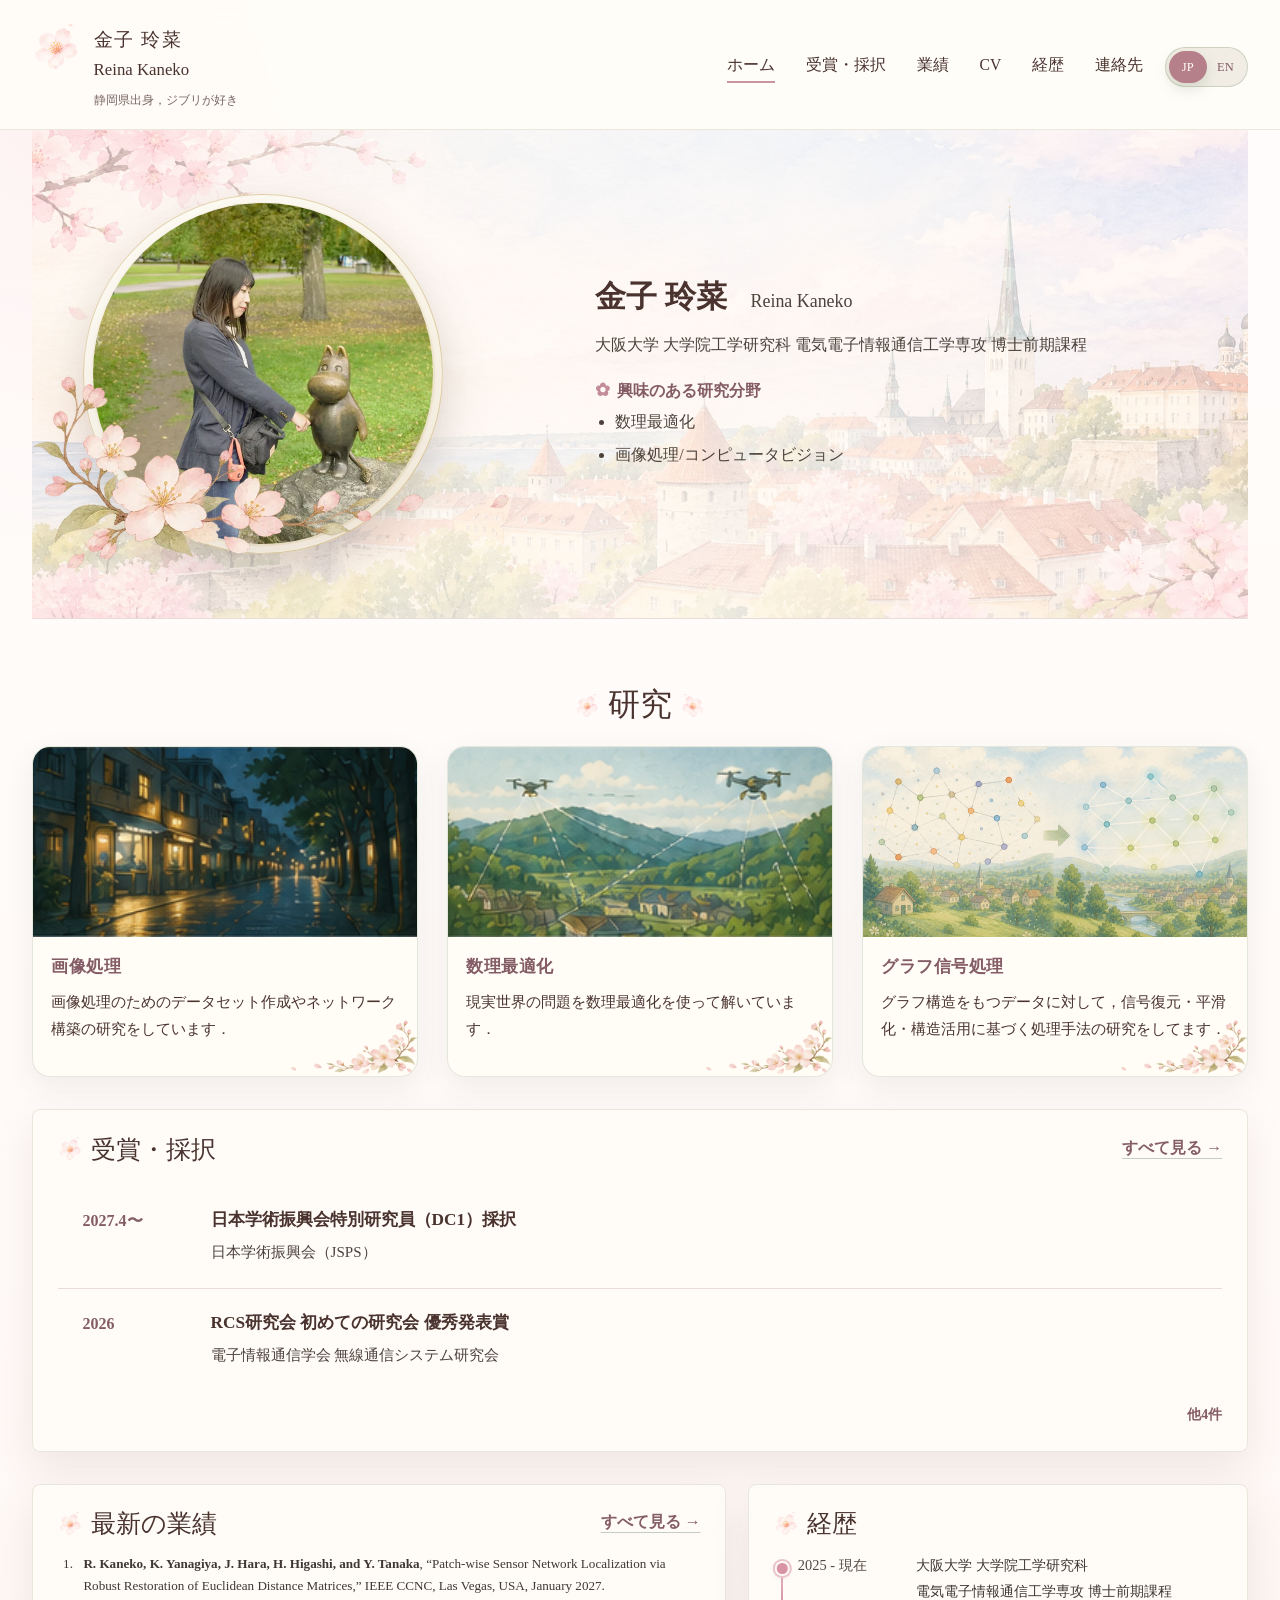
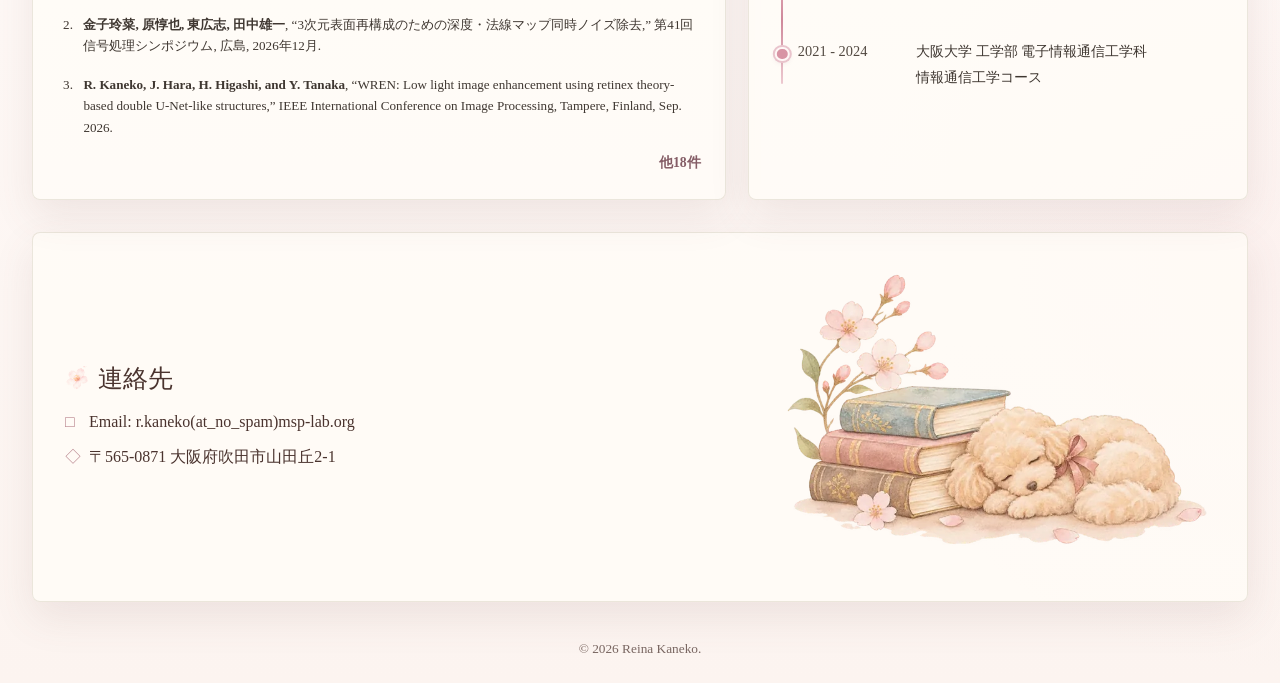
<file: index.html>
<!doctype html>
<html lang="ja">

<head>
  <meta charset="utf-8" />
  <meta name="viewport" content="width=device-width, initial-scale=1" />
  <meta name="google-site-verification" content="-edRNJRUzbWHDcGcrLgabgYLrewbfp0-LBAGy5QK_oo" />
  <title>金子 玲菜 | Reina Kaneko</title>
  <meta name="description" content="画像処理・コンピュータビジョン・最適化に関する研究を行う研究者ホームページ。" />
  <link rel="stylesheet" href="styles.css?v=20261112-awardcard-timeline-v4" />
</head>

<body>
  <header class="site-header">
    <a class="brand" href="index.html" aria-label="Reina Kaneko home">
      <span class="brand-mark" aria-hidden="true"><img src="assets/sakura-single.webp" alt="" width="42" height="42" /></span>
      <span>
        <span class="brand-ja">金子 玲菜</span>
        <span class="brand-en">Reina Kaneko</span>
        <span class="brand-tagline" data-ja="静岡県出身，ジブリが好き" data-en="From Shizuoka, I like Ghibli.">静岡県出身，ジブリが好き</span>
      </span>
    </a>
    <div class="header-actions">
      <nav class="nav" aria-label="Primary navigation">
        <a href="index.html" aria-current="page" data-ja="ホーム" data-en="Home">ホーム</a>
        <!-- <a href="#research" data-ja="研究" data-en="Research">研究</a> -->
        <a href="awards.html" data-ja="受賞・採択" data-en="Awards & Selections">受賞・採択</a>
        <a href="publications.html" data-ja="業績" data-en="Publications">業績</a>
        <a href="cv.html" data-ja="CV" data-en="CV">CV</a>
        <a href="#education" data-ja="経歴" data-en="Education">経歴</a>
        <a href="#contact" data-ja="連絡先" data-en="Contact">連絡先</a>
      </nav>
      <div class="language-switch" aria-label="Language switch">
        <button class="is-active" type="button" data-lang-switch="ja">JP</button>
        <button type="button" data-lang-switch="en">EN</button>
      </div>
    </div>
  </header>

  <main>
    <section class="section about" id="home">
      <div class="profile-image-switcher">
        <img class="profile-image profile-image-a" src="assets/profile-2026-1.webp" alt="公園でムーミン像と撮影した写真" width="1000" height="668" />
        <img class="profile-image profile-image-b" src="assets/profile-2026-2.webp" alt="街並みを背景に撮影した写真" width="668" height="1000" />
        <img class="profile-image profile-image-c" src="assets/Disney.jpg" alt="旅行先で撮影したプロフィール写真" />
      </div>
      <div class="section-copy">
        <!-- <p class="section-label" data-ja="About me" data-en="About me">About me</p> -->
        <h2>金子 玲菜 <span>Reina Kaneko</span></h2>
        <p class="affiliation" data-ja="大阪大学 大学院工学研究科 電気電子情報通信工学専攻 博士前期課程"
          data-en="Master's Student, Department of Electrical, Electronic and Infocommunications Engineering, Graduate School of Engineering, The University of Osaka">
          大阪大学 大学院工学研究科 電気電子情報通信工学専攻 博士前期課程</p>
        <div class="profile-details">
          <section class="detail-block">
            <h3 data-ja="興味のある研究分野" data-en="Research Interests">興味のある研究分野</h3>
            <ul>
              <li data-ja="数理最適化" data-en="Optimization">数理最適化</li>
              <li data-ja="画像処理/コンピュータビジョン" data-en="Image Processing/Computer Vision">画像処理/コンピュータビジョン</li>
            </ul>
          </section>
          <!-- <section class="detail-block contact-info">
            <h3 data-ja="連絡先" data-en="Contact Information">連絡先</h3>
            <dl>
              <div>
                <dt>Email:</dt>
                <dd>r.kaneko(at_no_spam)msp-lab.org</dd>
              </div>
              <div>
                <dt data-ja="住所:" data-en="Address:">住所:</dt>
                <dd data-ja="〒565-0871 大阪府吹田市山田丘2-1" data-en="2-1 Yamadaoka, Suita, Osaka, 565-0871 JAPAN">〒565-0871
                  大阪府吹田市山田丘2-1</dd>
              </div>
            </dl>
          </section> -->
        </div>
      </div>
    </section>

    <section class="section research" id="research">
      <div class="panel-heading">
        <p class="section-label" data-ja="研究" data-en="Research">研究</p>
      </div>

      <div class="research-grid">
        <article class="research-card">
          <img src="assets/research-llie.png" alt="画像処理の研究イメージ" />
          <div class="research-card-body">
            <h3 data-ja="画像処理" data-en="Image Processing">
              画像処理
            </h3>
            <p data-ja="画像処理のためのデータセット作成やネットワーク構築の研究をしています．"
              data-en="I study dataset creation and network construction for image restoration/enhancement.">
              画像処理のためのデータセット作成やネットワーク構築の研究をしています．
            </p>
            <!-- <a class="text-link" href="#" data-ja="詳細を見る →" data-en="Read more →">詳細を見る →</a> -->
          </div>
        </article>

        <article class="research-card">
          <img src="assets/research-snl-uav.png" alt="数理最適化の研究イメージ" />
          <div class="research-card-body">
            <h3 data-ja="数理最適化" data-en="Optimization">
              数理最適化
            </h3>
            <p data-ja="現実世界の問題を数理最適化を使って解いています．"
              data-en="I use mathematical optimization to solve real-world problems.">
              現実世界の問題を数理最適化を使って解いています．
            </p>
            <!-- <a class="text-link" href="#" data-ja="詳細を見る →" data-en="Read more →">詳細を見る →</a> -->
          </div>
        </article>

        <article class="research-card">
          <img src="assets/research-gsp.PNG" alt="グラフ信号処理の研究イメージ" />
          <div class="research-card-body">
            <h3 data-ja="グラフ信号処理" data-en="Graph Signal Processing">
              グラフ信号処理
            </h3>
            <p data-ja="グラフ構造をもつデータに対して，信号復元・平滑化・構造活用に基づく処理手法の研究をしてます．"
              data-en="I have also worked on signal restoration and processing methods for graph-structured data.">
              グラフ構造をもつデータに対して，信号復元・平滑化・構造活用に基づく処理手法の研究をしてます．
            </p>
            <!-- <a class="text-link" href="#" data-ja="詳細を見る →" data-en="Read more →">詳細を見る →</a> -->
          </div>
        </article>
      </div>
    </section>

    <section class="section awards panel" id="awards">
      <div class="panel-heading">
        <p class="section-label" data-ja="受賞・採択" data-en="Awards & Selections">受賞・採択</p>
        <a class="text-link" href="awards.html" data-ja="すべて見る →" data-en="View all →">すべて見る →</a>
      </div>
      <ol class="award-list compact-list" id="homeAwardList" data-award-limit="2">
        <li>
          <time>2026</time>
          <div>
            <h3 data-ja="RCS研究会 初めての研究会 優秀発表賞" data-en="RCS First Research Meeting Outstanding Presentation Award">RCS研究会 初めての研究会 優秀発表賞</h3>
            <p data-ja="電子情報通信学会 無線通信システム研究会" data-en="IEICE Technical Committee on Radio Communication Systems">電子情報通信学会 無線通信システム研究会</p>
          </div>
        </li>
        <li>
          <time>2026</time>
          <div>
            <h3 data-ja="信号処理研究会賞" data-en="IEICE Signal Processing Research Award">信号処理研究会賞</h3>
            <p data-ja="電子情報通信学会 信号処理研究専門委員会" data-en="IEICE Signal Processing Technical Committee">電子情報通信学会 信号処理研究専門委員会</p>
          </div>
        </li>
      </ol>
      <p class="more-count" id="homeAwardMore"></p>
    </section>

    <div class="split-sections">
      <section class="panel" id="publications">
        <div class="panel-heading">
          <p class="section-label" data-ja="最新の業績" data-en="Recent Publications">最新の業績</p>
          <a class="text-link" href="publications.html" data-ja="すべて見る →" data-en="View all →">すべて見る →</a>
        </div>
        <ol class="publication-list" id="homePublicationList" data-publication-limit="3">
          <li><strong>R. Kaneko, K. Yanagiya, J. Hara, H. Higashi, and Y. Tanaka</strong>, “Patch-wise Sensor Network Localization via Robust Restoration of Euclidean Distance Matrices,” IEEE CCNC, Las Vegas, USA, January 2027.</li>
          <li><strong>金子玲菜, 原惇也, 東広志, 田中雄一</strong>, “3次元表面再構成のための深度・法線マップ同時ノイズ除去,” 第41回信号処理シンポジウム, 広島, 2026年12月.</li>
          <li><strong>R. Kaneko, J. Hara, H. Higashi, and Y. Tanaka</strong>, “WREN: Low light image enhancement using retinex theory-based double U-Net-like structures,” IEEE International Conference on Image Processing, Tampere, Finland, Sep. 2026.</li>
        </ol>
        <p class="more-count" id="homePublicationMore"></p>
      </section>

      <section class="panel education" id="education">
        <p class="section-label" data-ja="経歴" data-en="Education">経歴</p>
        <ol class="timeline">
          <li>
            <time data-ja="2025 - 現在" data-en="2025 - Present">2025 - 現在</time>
            <span data-ja="大阪大学 大学院工学研究科<br>電気電子情報通信工学専攻 博士前期課程"
              data-en="Graduate School of Engineering, Osaka University<br>Master's Program in Electrical, Electronic and Infocommunications Engineering">大阪大学
              大学院工学研究科<br />電気電子情報通信工学専攻 博士前期課程</span>
          </li>
          <li>
            <time>2021 - 2024</time>
            <span data-ja="大阪大学 工学部 電子情報通信工学科<br>情報通信工学コース"
              data-en="School of Engineering, Osaka University<br>Department of Electronic and Information Engineering">大阪大学
              工学部
              電子情報通信工学科<br />情報通信工学コース</span>
            <!-- </li>
          <li>
            <time>2019 - 2020</time>
            <span>○○高等学校</span> -->
          </li>
        </ol>
      </section>
    </div>

    <section class="section contact" id="contact">
      <div>
        <p class="section-label" data-ja="連絡先" data-en="Contact">連絡先</p>
        <address>
          <span>Email: r.kaneko(at_no_spam)msp-lab.org</span>
          <span data-ja="〒565-0871 大阪府吹田市山田丘2-1" data-en="2-1 Yamadaoka, Suita, Osaka, 565-0871 JAPAN">〒565-0871
            大阪府吹田市山田丘2-1</span>
        </address>
      </div>
      <img src="assets/footer-toypoodle.webp" alt="桜と本のそばで眠るトイプードルの水彩イラスト" loading="lazy" />
    </section>
  </main>

  <footer class="footer">
    <small>© 2026 Reina Kaneko.</small>
  </footer>
  <script src="script.js?v=20261114-jsps-dc1-v1"></script>
</body>

</html>
</file>
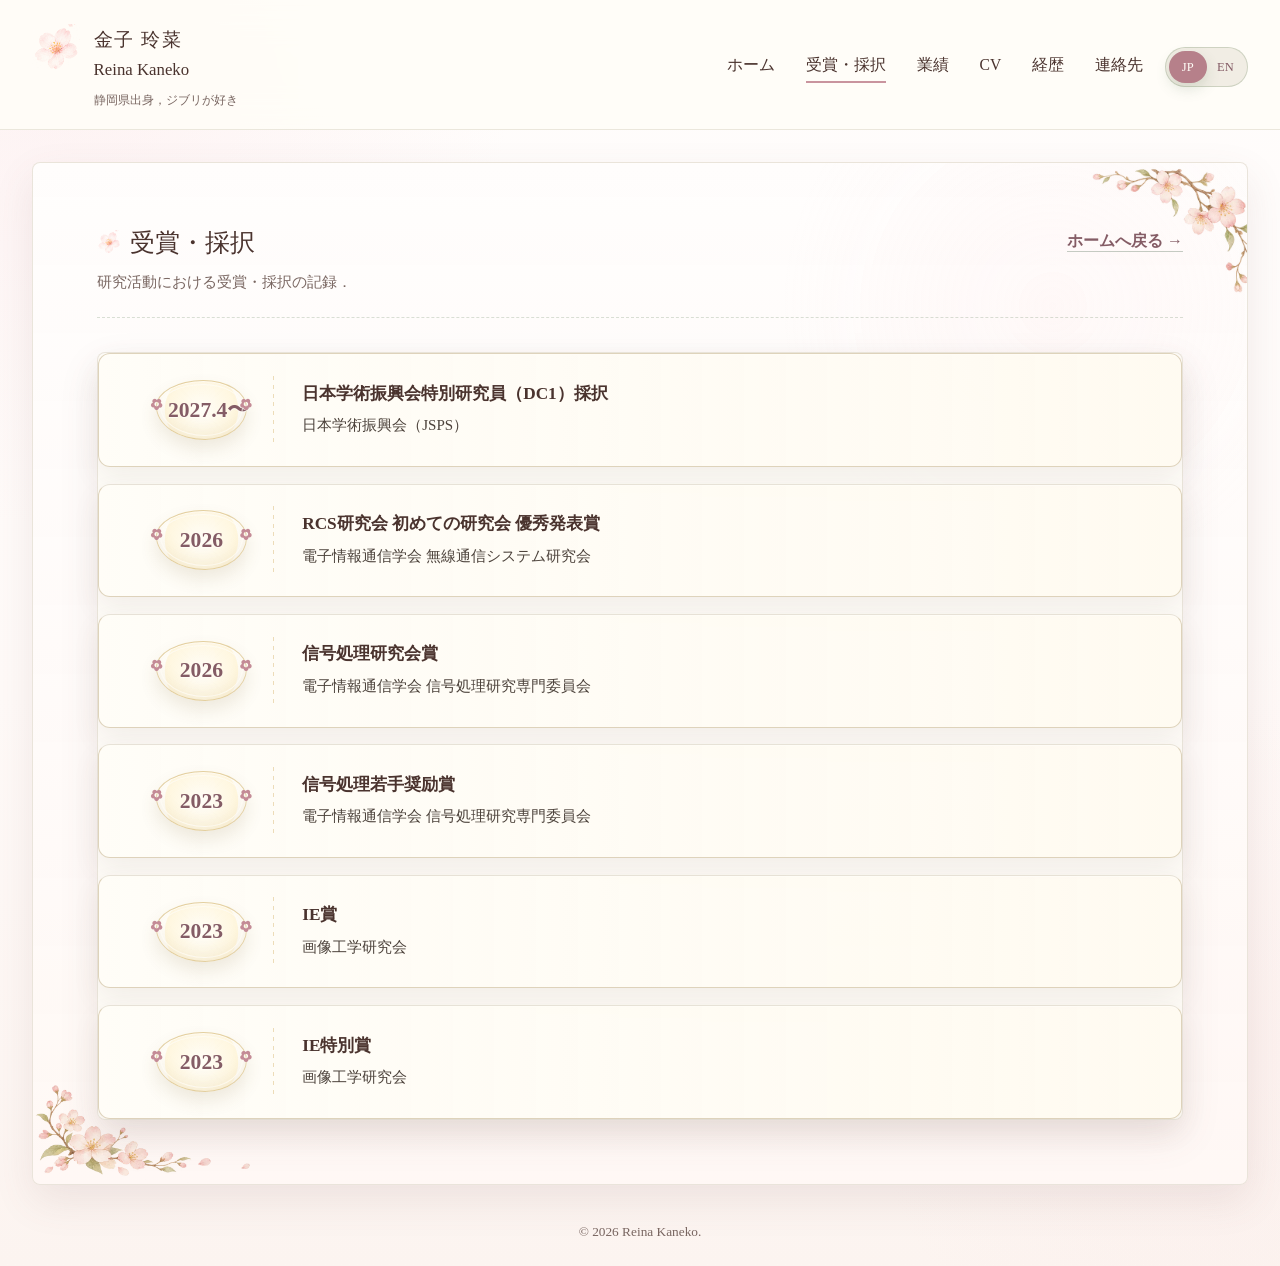
<file: awards.html>
<!doctype html>
<html lang="ja">

<head>
  <meta charset="utf-8" />
  <meta name="viewport" content="width=device-width, initial-scale=1" />
  <title>受賞・採択 | 金子 玲菜</title>
  <meta name="description" content="金子玲菜の受賞・研究助成等の採択一覧。" />
  <link rel="stylesheet" href="styles.css?v=20261112-awardcard-timeline-v4" />
</head>

<body>
  <header class="site-header">
    <a class="brand" href="index.html" aria-label="Reina Kaneko home">
      <span class="brand-mark" aria-hidden="true"><img src="assets/sakura-single.webp" alt="" width="42" height="42" /></span>
      <span>
        <span class="brand-ja">金子 玲菜</span>
        <span class="brand-en">Reina Kaneko</span>
        <span class="brand-tagline" data-ja="静岡県出身，ジブリが好き" data-en="From Shizuoka, I like Ghibli.">静岡県出身，ジブリが好き</span>
      </span>
    </a>
    <div class="header-actions">
      <nav class="nav" aria-label="Primary navigation">
        <a href="index.html" data-ja="ホーム" data-en="Home">ホーム</a>
        <!-- <a href="index.html#research" data-ja="研究" data-en="Research">研究</a> -->
        <a href="awards.html" aria-current="page" data-ja="受賞・採択" data-en="Awards & Selections">受賞・採択</a>
        <a href="publications.html" data-ja="業績" data-en="Publications">業績</a>
        <a href="cv.html" data-ja="CV" data-en="CV">CV</a>
        <a href="index.html#education" data-ja="経歴" data-en="Education">経歴</a>
        <a href="index.html#contact" data-ja="連絡先" data-en="Contact">連絡先</a>
      </nav>
      <div class="language-switch" aria-label="Language switch">
        <button class="is-active" type="button" data-lang-switch="ja">JP</button>
        <button type="button" data-lang-switch="en">EN</button>
      </div>
    </div>
  </header>

  <main>
    <section class="section page-section awards-page">
      <div class="awards-hero">
        <div>
          <p class="section-label" data-ja="受賞・採択" data-en="Awards & Selections">受賞・採択</p>
          <p class="page-lead" data-ja="研究活動における受賞・採択の記録．"
            data-en="Awards, honors, and fellowship selections.">研究活動における受賞・採択の記録．</p>
        </div>
        <a class="text-link" href="index.html" data-ja="ホームへ戻る →" data-en="Back to home →">ホームへ戻る →</a>
      </div>
      <ol class="award-list full-award-list" id="fullAwardList">
        <li>
          <time>2026</time>
          <div>
            <h3 data-ja="RCS研究会 初めての研究会 優秀発表賞" data-en="RCS First Research Meeting Outstanding Presentation Award">RCS研究会 初めての研究会 優秀発表賞</h3>
            <p data-ja="電子情報通信学会 無線通信システム研究会" data-en="IEICE Technical Committee on Radio Communication Systems">電子情報通信学会 無線通信システム研究会</p>
          </div>
        </li>
      </ol>
    </section>
  </main>

  <footer class="footer">
    <small>© 2026 Reina Kaneko.</small>
  </footer>
  <script src="script.js?v=20261114-jsps-dc1-v1"></script>
</body>

</html>
</file>
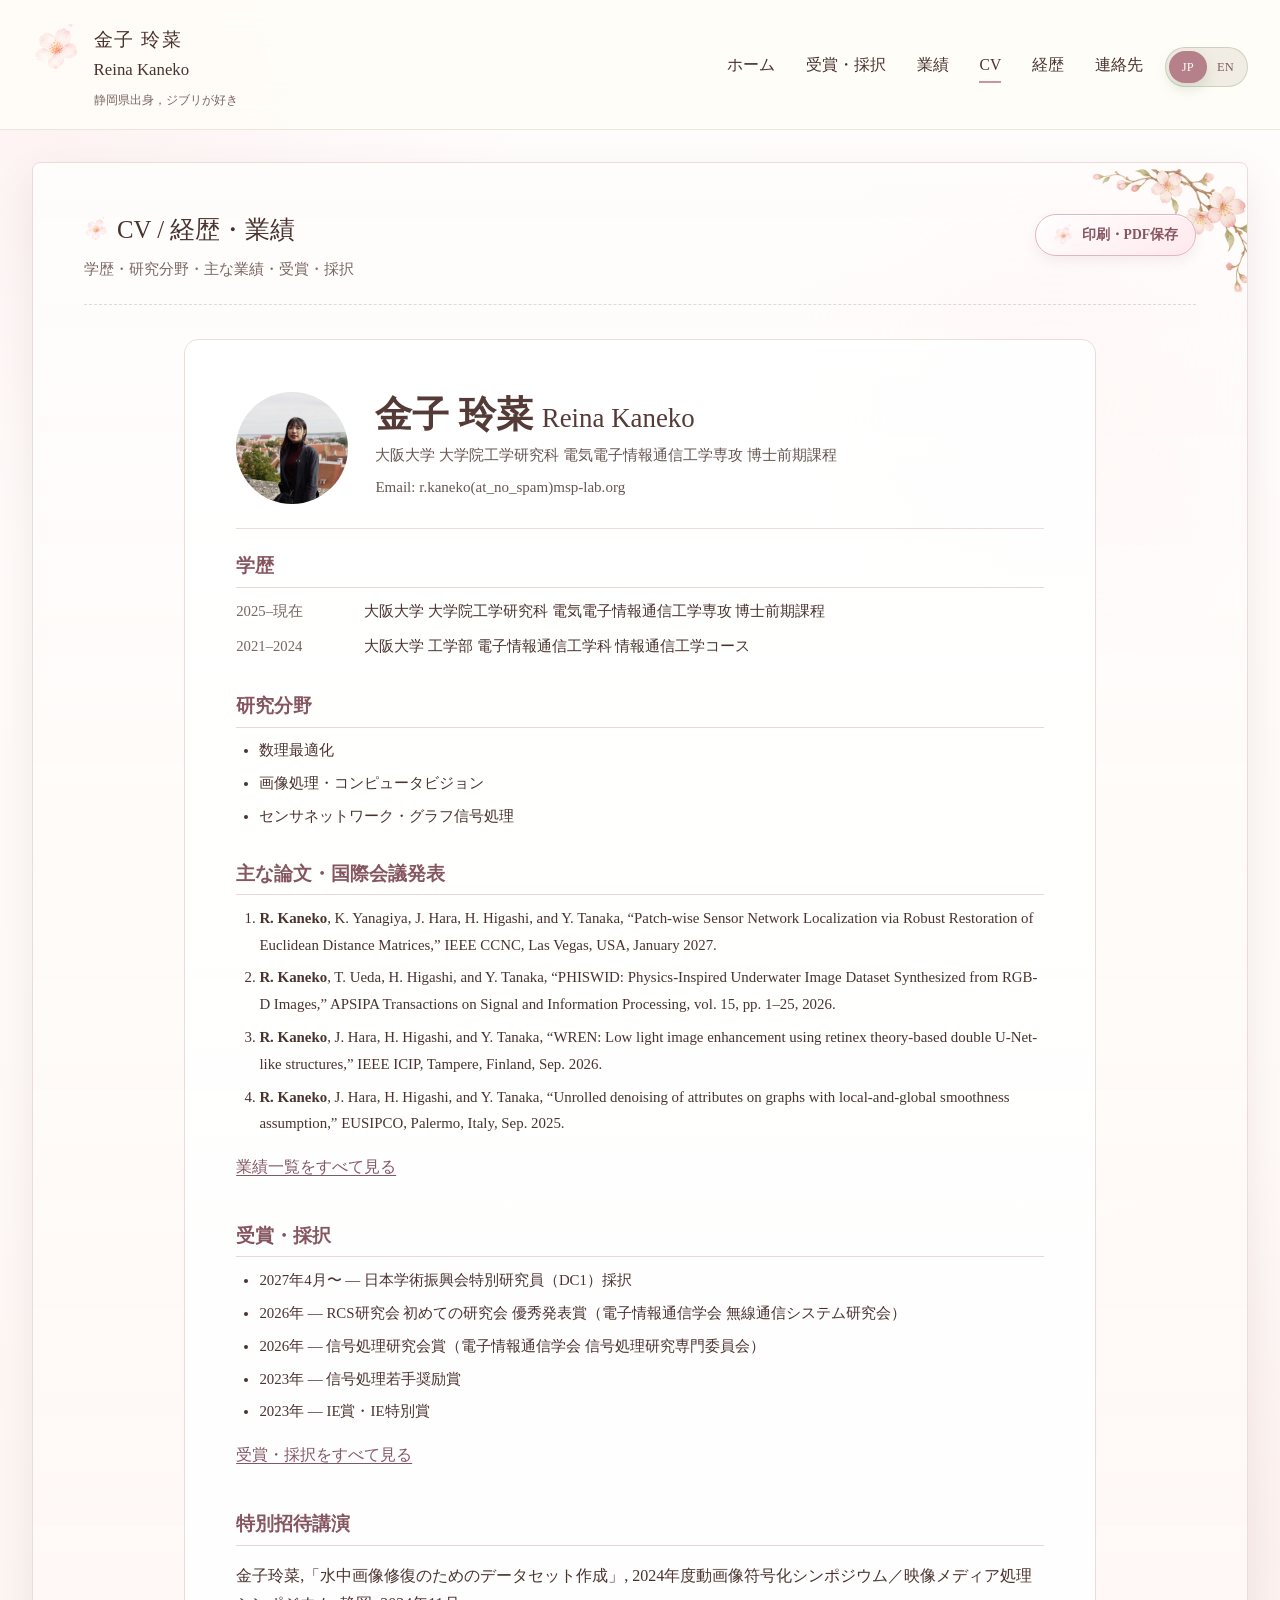
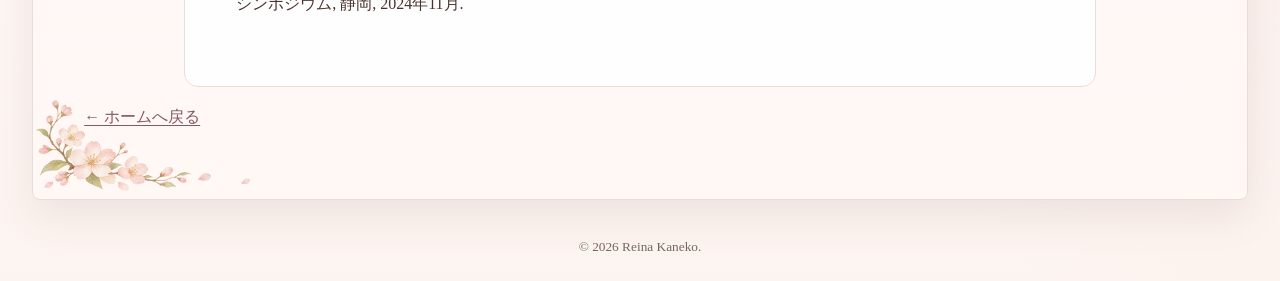
<file: cv.html>
<!doctype html>
<html lang="ja">
<head>
  <meta charset="utf-8" />
  <meta name="viewport" content="width=device-width, initial-scale=1" />
  <title>CV | 金子 玲菜 | Reina Kaneko</title>
  <meta name="description" content="金子玲菜の学歴・研究分野・業績・受賞・採択をまとめたCV。" />
  <link rel="stylesheet" href="styles.css?v=20261112-awardcard-timeline-v4" />
</head>
<body>
  <header class="site-header">
    <a class="brand" href="index.html" aria-label="Reina Kaneko home">
      <span class="brand-mark" aria-hidden="true"><img src="assets/sakura-single.webp" alt="" width="42" height="42" /></span>
      <span>
        <span class="brand-ja">金子 玲菜</span>
        <span class="brand-en">Reina Kaneko</span>
        <span class="brand-tagline" data-ja="静岡県出身，ジブリが好き" data-en="From Shizuoka, I like Ghibli.">静岡県出身，ジブリが好き</span>
      </span>
    </a>
    <div class="header-actions">
      <nav class="nav" aria-label="Primary navigation">
        <a href="index.html" data-ja="ホーム" data-en="Home">ホーム</a>
        <!-- <a href="index.html#research" data-ja="研究" data-en="Research">研究</a> -->
        <a href="awards.html" data-ja="受賞・採択" data-en="Awards & Selections">受賞・採択</a>
        <a href="publications.html" data-ja="業績" data-en="Publications">業績</a>
        <a href="cv.html" aria-current="page" data-ja="CV" data-en="CV">CV</a>
        <a href="index.html#education" data-ja="経歴" data-en="Education">経歴</a>
        <a href="index.html#contact" data-ja="連絡先" data-en="Contact">連絡先</a>
      </nav>
      <div class="language-switch" aria-label="Language switch">
        <button class="is-active" type="button" data-lang-switch="ja">JP</button>
        <button type="button" data-lang-switch="en">EN</button>
      </div>
    </div>
  </header>
<main>
  <section class="section page-section cv-page">
    <div class="awards-hero">
      <div>
        <p class="section-label" data-ja="CV / 経歴・業績" data-en="Curriculum Vitae">CV / 経歴・業績</p>
        <p class="page-lead" data-ja="学歴・研究分野・主な業績・受賞・採択" data-en="Education, research interests, selected publications, awards, and selections">学歴・研究分野・主な業績・受賞・採択</p>
      </div>
      <button class="cv-print" id="cvPrintButton" type="button" data-ja="印刷・PDF保存" data-en="Print / Save as PDF">印刷・PDF保存</button>
    </div>
    <article class="cv-sheet">
      <div class="cv-profile">
        <img src="assets/profile-2026-2.webp" alt="Reina Kaneko" />
        <div>
          <h1>金子 玲菜 <span>Reina Kaneko</span></h1>
          <p data-ja="大阪大学 大学院工学研究科 電気電子情報通信工学専攻 博士前期課程" data-en="Master's Program, Graduate School of Engineering, The University of Osaka">大阪大学 大学院工学研究科 電気電子情報通信工学専攻 博士前期課程</p>
          <p>Email: r.kaneko(at_no_spam)msp-lab.org</p>
        </div>
      </div>

      <section class="cv-block">
        <h2 data-ja="学歴" data-en="Education">学歴</h2>
        <div class="cv-edu-row"><span class="cv-time" data-ja="2025–現在" data-en="2025–Present">2025–現在</span><span data-ja="大阪大学 大学院工学研究科 電気電子情報通信工学専攻 博士前期課程" data-en="Master's Program, Electrical, Electronic and Infocommunications Engineering, Graduate School of Engineering, The University of Osaka">大阪大学 大学院工学研究科 電気電子情報通信工学専攻 博士前期課程</span></div>
        <div class="cv-edu-row"><span class="cv-time">2021–2024</span><span data-ja="大阪大学 工学部 電子情報通信工学科 情報通信工学コース" data-en="School of Engineering, Electronic and Information Engineering, The University of Osaka">大阪大学 工学部 電子情報通信工学科 情報通信工学コース</span></div>
      </section>
      <section class="cv-block">
        <h2 data-ja="研究分野" data-en="Research Interests">研究分野</h2>
        <ul>
          <li data-ja="数理最適化" data-en="Mathematical Optimization">数理最適化</li>
          <li data-ja="画像処理・コンピュータビジョン" data-en="Image Processing and Computer Vision">画像処理・コンピュータビジョン</li>
          <li data-ja="センサネットワーク・グラフ信号処理" data-en="Sensor Networks and Graph Signal Processing">センサネットワーク・グラフ信号処理</li>
        </ul>
      </section>
      <section class="cv-block">
        <h2 data-ja="主な論文・国際会議発表" data-en="Selected Publications and International Conferences">主な論文・国際会議発表</h2>
        <ol>
          <li><strong>R. Kaneko</strong>, K. Yanagiya, J. Hara, H. Higashi, and Y. Tanaka, “Patch-wise Sensor Network Localization via Robust Restoration of Euclidean Distance Matrices,” IEEE CCNC, Las Vegas, USA, January 2027.</li>
          <li><strong>R. Kaneko</strong>, T. Ueda, H. Higashi, and Y. Tanaka, “PHISWID: Physics-Inspired Underwater Image Dataset Synthesized from RGB-D Images,” APSIPA Transactions on Signal and Information Processing, vol. 15, pp. 1–25, 2026.</li>
          <li><strong>R. Kaneko</strong>, J. Hara, H. Higashi, and Y. Tanaka, “WREN: Low light image enhancement using retinex theory-based double U-Net-like structures,” IEEE ICIP, Tampere, Finland, Sep. 2026.</li>
          <li><strong>R. Kaneko</strong>, J. Hara, H. Higashi, and Y. Tanaka, “Unrolled denoising of attributes on graphs with local-and-global smoothness assumption,” EUSIPCO, Palermo, Italy, Sep. 2025.</li>
        </ol>
        <p><a href="publications.html" data-ja="業績一覧をすべて見る" data-en="View all publications">業績一覧をすべて見る</a></p>
      </section>
      <section class="cv-block">
        <h2 data-ja="受賞・採択" data-en="Awards & Selections">受賞・採択</h2>
        <ul>
          <li data-ja="2027年4月〜 — 日本学術振興会特別研究員（DC1）採択" data-en="From April 2027 — Selected as a JSPS Research Fellow (DC1)">2027年4月〜 — 日本学術振興会特別研究員（DC1）採択</li>
          <li data-ja="2026年 — RCS研究会 初めての研究会 優秀発表賞（電子情報通信学会 無線通信システム研究会）" data-en="2026 — RCS First Research Meeting Outstanding Presentation Award, IEICE">2026年 — RCS研究会 初めての研究会 優秀発表賞（電子情報通信学会 無線通信システム研究会）</li>
          <li data-ja="2026年 — 信号処理研究会賞（電子情報通信学会 信号処理研究専門委員会）" data-en="2026 — Signal Processing Research Award, IEICE">2026年 — 信号処理研究会賞（電子情報通信学会 信号処理研究専門委員会）</li>
          <li data-ja="2023年 — 信号処理若手奨励賞" data-en="2023 — Signal Processing Young Researcher Award">2023年 — 信号処理若手奨励賞</li>
          <li data-ja="2023年 — IE賞・IE特別賞" data-en="2023 — IE Award and IE Special Award">2023年 — IE賞・IE特別賞</li>
        </ul>
        <p><a href="awards.html" data-ja="受賞・採択をすべて見る" data-en="View all awards and selections">受賞・採択をすべて見る</a></p>
      </section>
      <section class="cv-block">
        <h2 data-ja="特別招待講演" data-en="Invited Talk">特別招待講演</h2>
        <p data-ja="金子玲菜,「水中画像修復のためのデータセット作成」, 2024年度動画像符号化シンポジウム／映像メディア処理シンポジウム, 静岡, 2024年11月." data-en="R. Kaneko, “Dataset creation for underwater image restoration,” 2024 Picture Coding Symposium / Image Media Processing Symposium, Shizuoka, Japan, Nov. 2024.">金子玲菜,「水中画像修復のためのデータセット作成」, 2024年度動画像符号化シンポジウム／映像メディア処理シンポジウム, 静岡, 2024年11月.</p>
      </section>
    </article>
    <p class="cv-back"><a href="index.html" data-ja="← ホームへ戻る" data-en="← Back to home">← ホームへ戻る</a></p>
  </section>
</main>
<footer class="footer"><small>© 2026 Reina Kaneko.</small></footer>
<script src="script.js?v=20261114-jsps-dc1-v1"></script>
</body>
</html>
</file>
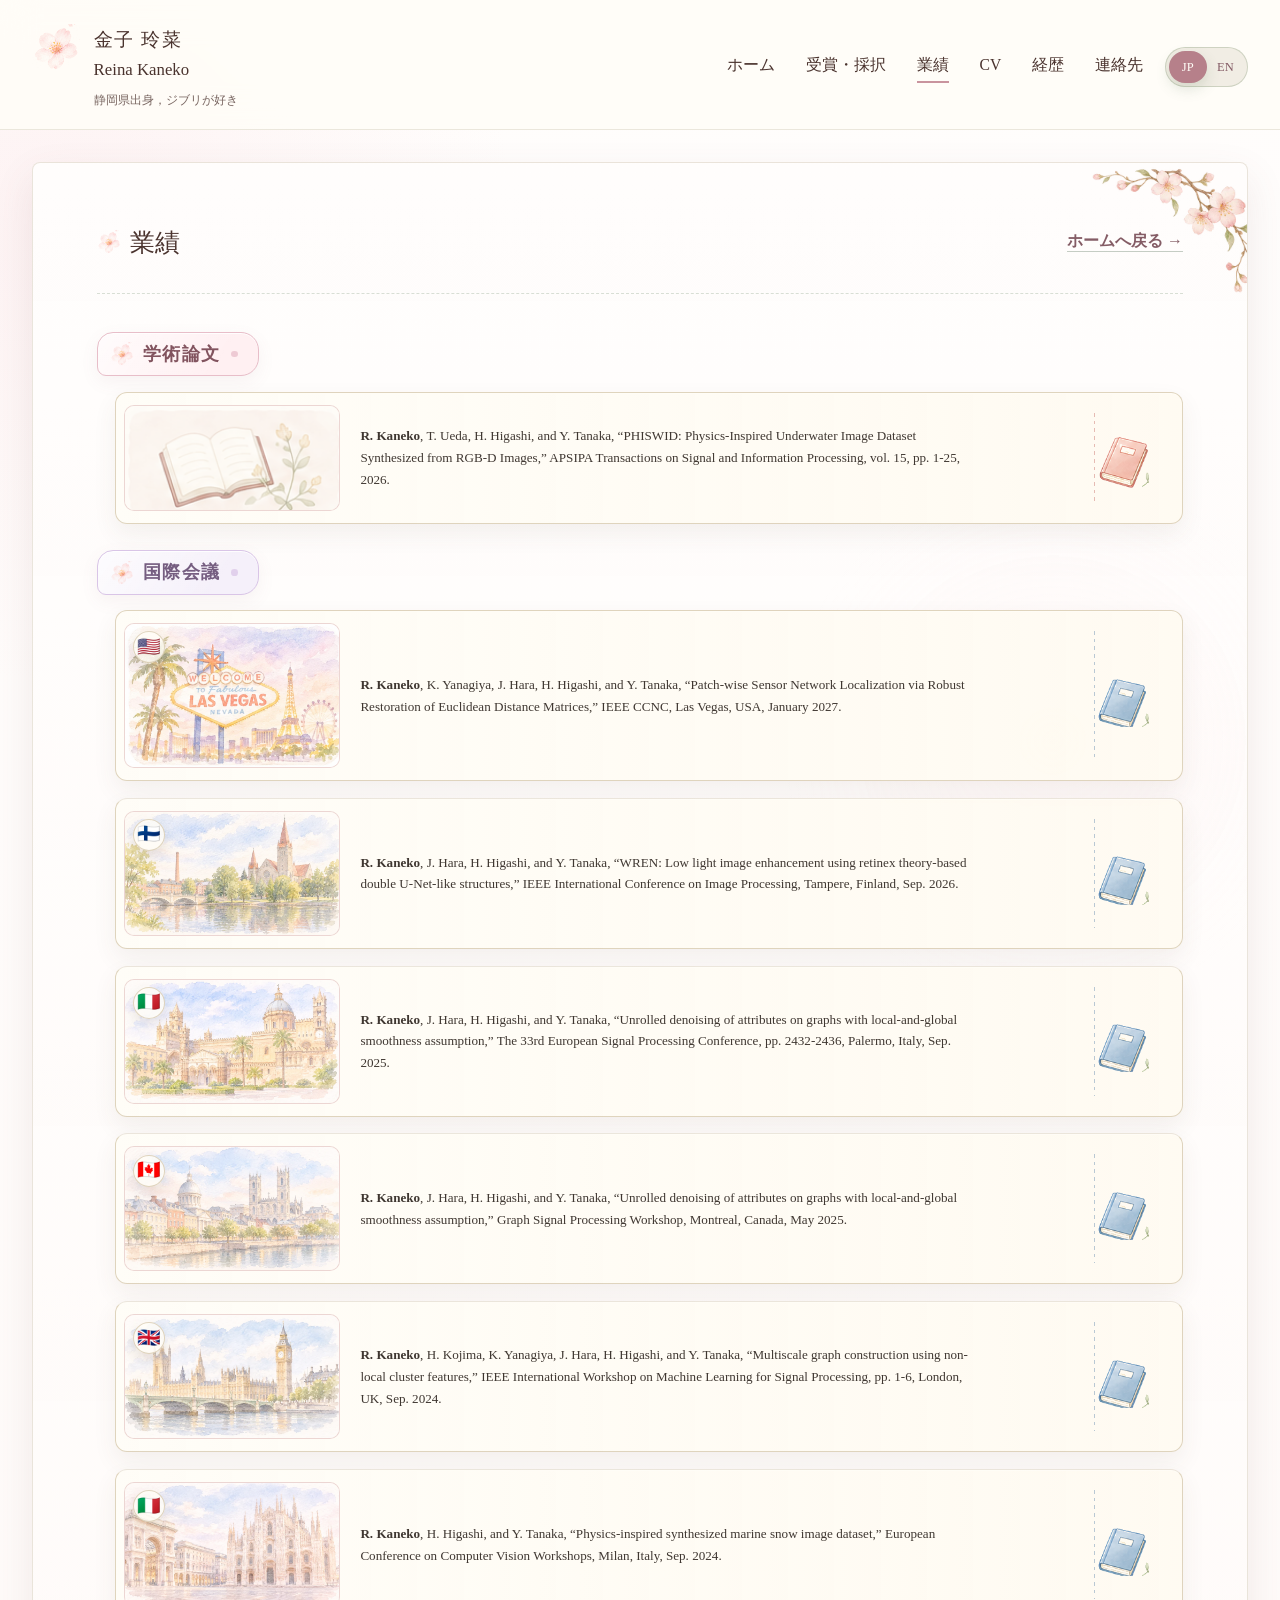
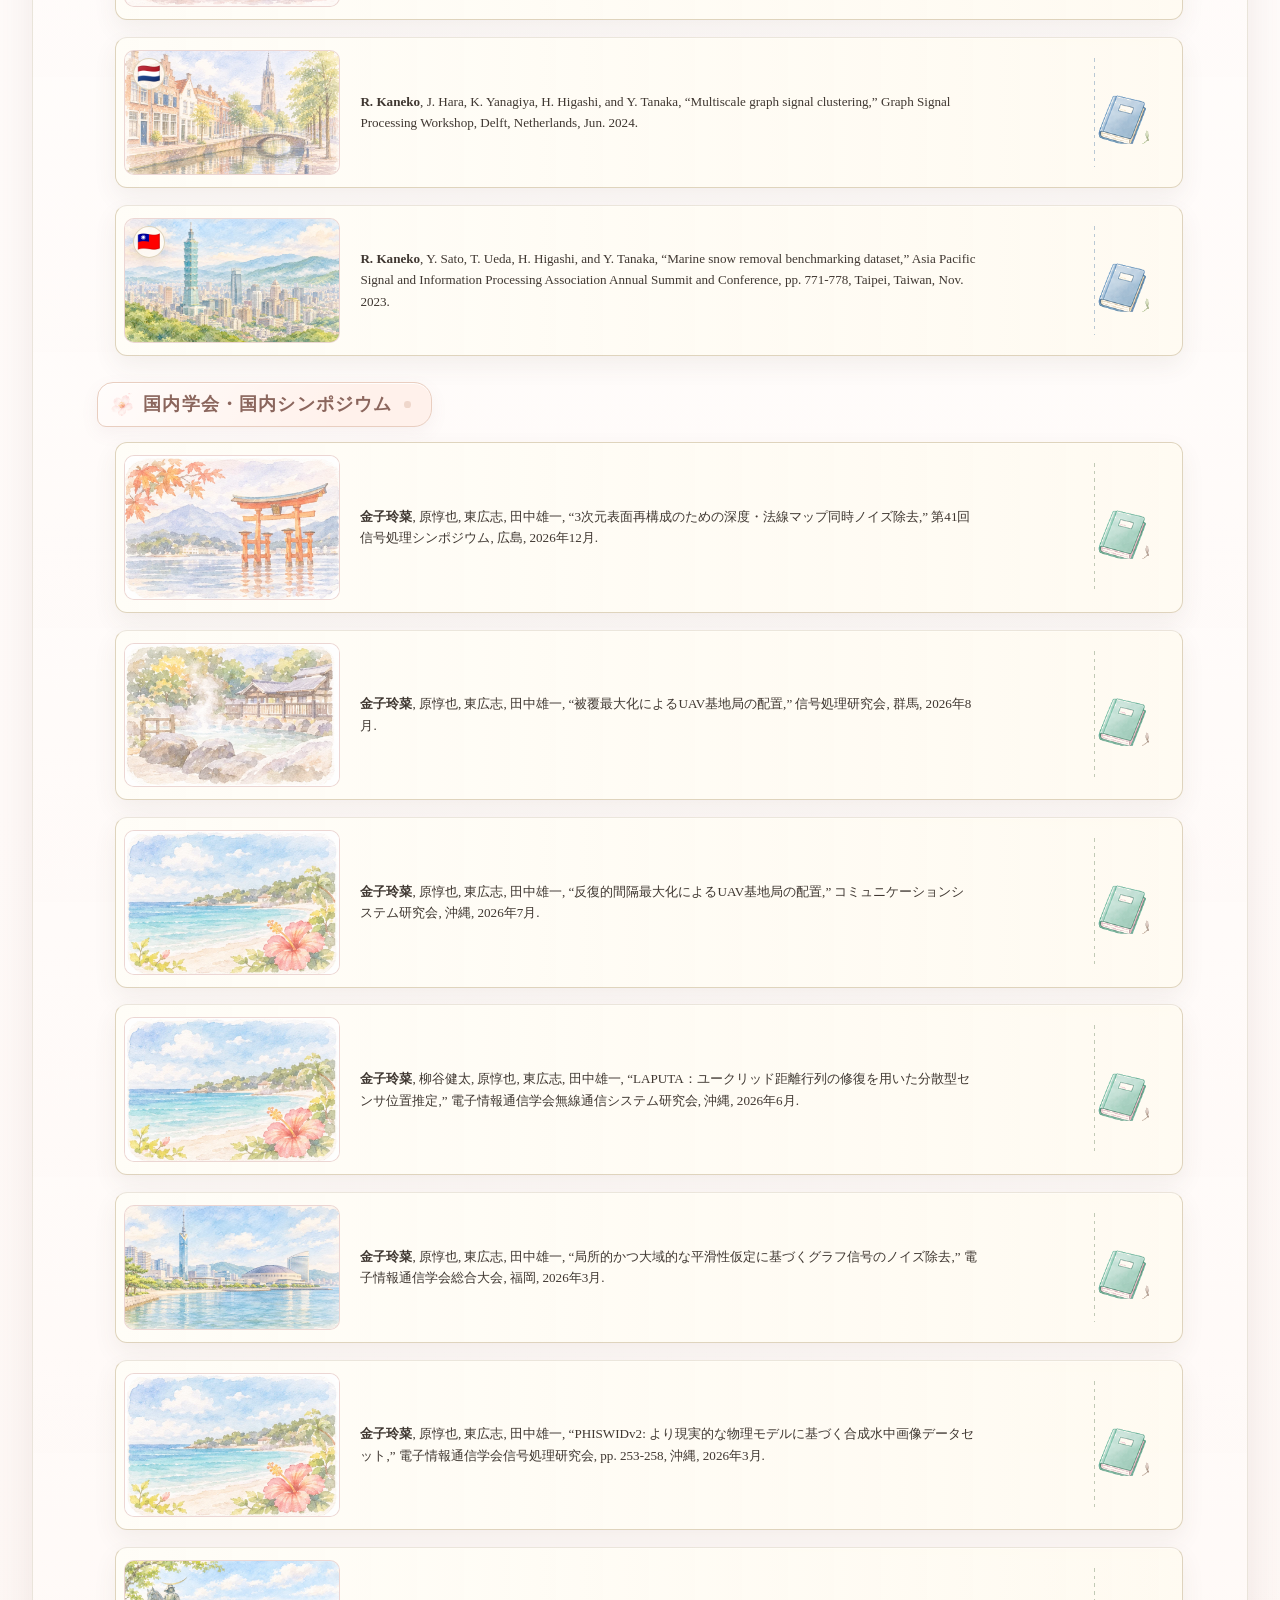
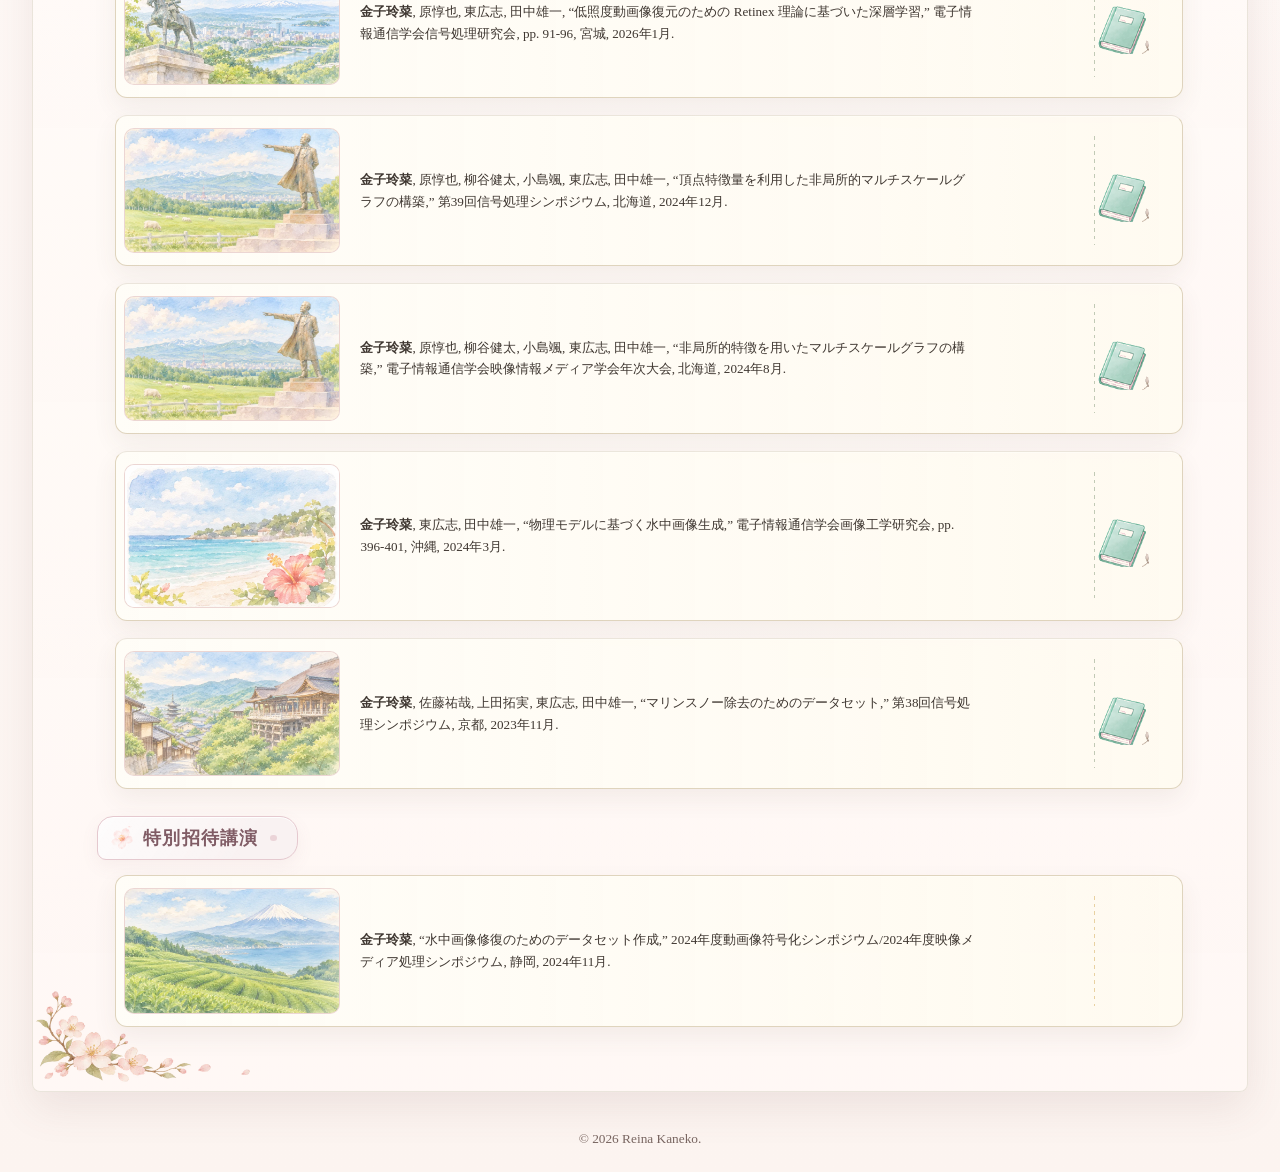
<file: publications.html>
<!doctype html>
<html lang="ja">

<head>
  <meta charset="utf-8" />
  <meta name="viewport" content="width=device-width, initial-scale=1" />
  <title>論文 | 金子 玲菜</title>
  <meta name="description" content="金子玲菜の論文・発表一覧。" />
  <link rel="stylesheet" href="styles.css?v=20261112-awardcard-timeline-v4" />
</head>

<body>
  <header class="site-header">
    <a class="brand" href="index.html" aria-label="Reina Kaneko home">
      <span class="brand-mark" aria-hidden="true"><img src="assets/sakura-single.webp" alt="" width="42" height="42" /></span>
      <span>
        <span class="brand-ja">金子 玲菜</span>
        <span class="brand-en">Reina Kaneko</span>
        <span class="brand-tagline" data-ja="静岡県出身，ジブリが好き" data-en="From Shizuoka, I like Ghibli.">静岡県出身，ジブリが好き</span>
      </span>
    </a>
    <div class="header-actions">
      <nav class="nav" aria-label="Primary navigation">
        <a href="index.html" data-ja="ホーム" data-en="Home">ホーム</a>
        <!-- <a href="index.html#research" data-ja="研究" data-en="Research">研究</a> -->
        <a href="awards.html" data-ja="受賞・採択" data-en="Awards & Selections">受賞・採択</a>
        <a href="publications.html" aria-current="page" data-ja="業績" data-en="Publications">業績</a>
        <a href="cv.html" data-ja="CV" data-en="CV">CV</a>
        <a href="index.html#education" data-ja="経歴" data-en="Education">経歴</a>
        <a href="index.html#contact" data-ja="連絡先" data-en="Contact">連絡先</a>
      </nav>
      <div class="language-switch" aria-label="Language switch">
        <button class="is-active" type="button" data-lang-switch="ja">JP</button>
        <button type="button" data-lang-switch="en">EN</button>
      </div>
    </div>
  </header>

  <main>
    <section class="section page-section publications-page">
      <div class="awards-hero">
        <div>
          <p class="section-label" data-ja="業績" data-en="Publications">業績</p>
          <!-- <p class="page-lead" data-ja="業績まとめ．"
            data-en="Selected achievements based on the publication record, excluding manuscripts under review.">
            業績まとめ．</p> -->
        </div>
        <a class="text-link" href="index.html" data-ja="ホームへ戻る →" data-en="Back to home →">ホームへ戻る →</a>
      </div>

      <section class="publication-group">
        <h2 data-ja="学術論文" data-en="Journal Papers">学術論文</h2>
        <ol class="publication-list full-publication-list">
          <li>
            <strong>R. Kaneko</strong>, T. Ueda, H. Higashi, and Y. Tanaka,
            “PHISWID: Physics-Inspired Underwater Image Dataset Synthesized from RGB-D Images,”
            APSIPA Transactions on Signal and Information Processing, vol. 15, pp. 1-25, 2026.
          </li>
        </ol>
      </section>

      <section class="publication-group">
        <h2 data-ja="国際会議" data-en="International Conferences">国際会議</h2>
        <ol class="publication-list full-publication-list">
          <li>
            <strong>R. Kaneko</strong>, K. Yanagiya, J. Hara, H. Higashi, and Y. Tanaka,
            “Patch-wise Sensor Network Localization via Robust Restoration of Euclidean Distance Matrices,”
            IEEE CCNC, Las Vegas, USA, January 2027.
          </li>
          <li>
            <strong>R. Kaneko</strong>, J. Hara, H. Higashi, and Y. Tanaka,
            “WREN: Low light image enhancement using retinex theory-based double U-Net-like structures,”
            IEEE International Conference on Image Processing, Tampere, Finland, Sep. 2026.
          </li>
          <li>
            <strong>R. Kaneko</strong>, J. Hara, H. Higashi, and Y. Tanaka,
            “Unrolled denoising of attributes on graphs with local-and-global smoothness assumption,”
            The 33rd European Signal Processing Conference, pp. 2432-2436, Palermo, Italy, Sep. 2025.
          </li>
          <li>
            <strong>R. Kaneko</strong>, J. Hara, H. Higashi, and Y. Tanaka,
            “Unrolled denoising of attributes on graphs with local-and-global smoothness assumption,”
            Graph Signal Processing Workshop, Montreal, Canada, May 2025.
          </li>
          <li>
            <strong>R. Kaneko</strong>, H. Kojima, K. Yanagiya, J. Hara, H. Higashi, and Y. Tanaka,
            “Multiscale graph construction using non-local cluster features,”
            IEEE International Workshop on Machine Learning for Signal Processing, pp. 1-6, London, UK, Sep. 2024.
          </li>
          <li>
            <strong>R. Kaneko</strong>, H. Higashi, and Y. Tanaka,
            “Physics-inspired synthesized marine snow image dataset,”
            European Conference on Computer Vision Workshops, Milan, Italy, Sep. 2024.
          </li>
          <li>
            <strong>R. Kaneko</strong>, J. Hara, K. Yanagiya, H. Higashi, and Y. Tanaka,
            “Multiscale graph signal clustering,” Graph Signal Processing Workshop, Delft, Netherlands, Jun. 2024.
          </li>
          <li>
            <strong>R. Kaneko</strong>, Y. Sato, T. Ueda, H. Higashi, and Y. Tanaka,
            “Marine snow removal benchmarking dataset,”
            Asia Pacific Signal and Information Processing Association Annual Summit and Conference,
            pp. 771-778, Taipei, Taiwan, Nov. 2023.
          </li>
        </ol>
      </section>

      <section class="publication-group">
        <h2 data-ja="国内学会・国内シンポジウム" data-en="Domestic Conferences and Symposiums">国内学会・国内シンポジウム</h2>
        <ol class="publication-list full-publication-list">
          <li>
            <strong>金子玲菜</strong>, 原惇也, 東広志, 田中雄一,
            “3次元表面再構成のための深度・法線マップ同時ノイズ除去,”
            第41回信号処理シンポジウム, 広島, 2026年12月.
          </li>
          <li>
            <strong>金子玲菜</strong>, 原惇也, 東広志, 田中雄一,
            “被覆最大化によるUAV基地局の配置,”
            信号処理研究会, 群馬, 2026年8月.
          </li>
          <li>
            <strong>金子玲菜</strong>, 原惇也, 東広志, 田中雄一,
            “反復的間隔最大化によるUAV基地局の配置,”
            コミュニケーションシステム研究会, 沖縄, 2026年7月.
          </li>
          <li>
            <strong>金子玲菜</strong>, 柳谷健太, 原惇也, 東広志, 田中雄一,
            “LAPUTA：ユークリッド距離行列の修復を用いた分散型センサ位置推定,”
            電子情報通信学会無線通信システム研究会, 沖縄, 2026年6月.
          </li>
          <li>
            <strong>金子玲菜</strong>, 原惇也, 東広志, 田中雄一,
            “局所的かつ大域的な平滑性仮定に基づくグラフ信号のノイズ除去,”
            電子情報通信学会総合大会, 福岡, 2026年3月.
          </li>
          <li>
            <strong>金子玲菜</strong>, 原惇也, 東広志, 田中雄一,
            “PHISWIDv2: より現実的な物理モデルに基づく合成水中画像データセット,”
            電子情報通信学会信号処理研究会, pp. 253-258, 沖縄, 2026年3月.
          </li>
          <li>
            <strong>金子玲菜</strong>, 原惇也, 東広志, 田中雄一,
            “低照度動画像復元のための Retinex 理論に基づいた深層学習,”
            電子情報通信学会信号処理研究会, pp. 91-96, 宮城, 2026年1月.
          </li>
          <li>
            <strong>金子玲菜</strong>, 原惇也, 柳谷健太, 小島颯, 東広志, 田中雄一,
            “頂点特徴量を利用した非局所的マルチスケールグラフの構築,”
            第39回信号処理シンポジウム, 北海道, 2024年12月.
          </li>
          <li>
            <strong>金子玲菜</strong>, 原惇也, 柳谷健太, 小島颯, 東広志, 田中雄一,
            “非局所的特徴を用いたマルチスケールグラフの構築,”
            電子情報通信学会映像情報メディア学会年次大会, 北海道, 2024年8月.
          </li>
          <li>
            <strong>金子玲菜</strong>, 東広志, 田中雄一,
            “物理モデルに基づく水中画像生成,”
            電子情報通信学会画像工学研究会, pp. 396-401, 沖縄, 2024年3月.
          </li>
          <li>
            <strong>金子玲菜</strong>, 佐藤祐哉, 上田拓実, 東広志, 田中雄一,
            “マリンスノー除去のためのデータセット,”
            第38回信号処理シンポジウム, 京都, 2023年11月.
          </li>
        </ol>
      </section>

      <section class="publication-group">
        <h2 data-ja="特別招待講演" data-en="Invited Talk">特別招待講演</h2>
        <ol class="publication-list full-publication-list">
          <li>
            <strong>金子玲菜</strong>,
            “水中画像修復のためのデータセット作成,”
            2024年度動画像符号化シンポジウム/2024年度映像メディア処理シンポジウム, 静岡, 2024年11月.
          </li>
        </ol>
      </section>

    </section>
  </main>

  <dialog class="paper-dialog" id="paperDialog" aria-labelledby="paperDialogTitle">
    <button class="paper-close" type="button" aria-label="Close">×</button>
    <div class="book-open">
      <section class="book-spread-page book-spread-left">
        <p class="book-kicker" id="paperDialogCategory">学術論文</p>
        <h2 id="paperDialogTitle"></h2>
        <dl>
          <div>
            <dt id="paperAuthorsLabel">著者</dt>
            <dd id="paperDialogAuthors"></dd>
          </div>
          <div>
            <dt id="paperVenueLabel">出版</dt>
            <dd id="paperDialogVenue"></dd>
          </div>
        </dl>
        <p id="paperDialogDescription"></p>
      </section>
      <section class="book-spread-page book-spread-right">
        <div class="paper-preview" id="paperPreview"></div>
        <div class="paper-actions" id="paperActions"></div>
      </section>
    </div>
  </dialog>

  <footer class="footer">
    <small>© 2026 Reina Kaneko.</small>
  </footer>
  <script src="script.js?v=20261114-jsps-dc1-v1"></script>
</body>

</html>
</file>
<file: styles.css>
:root {
  --ink: #2b201b;
  --muted: #6f655e;
  --green: #54724b;
  --green-dark: #314f34;
  --line: #e4ded2;
  --paper: #fffaf0;
  --paper-soft: #f8f0e1;
  --shadow: 0 18px 46px rgba(84, 76, 58, 0.12);
}

* {
  box-sizing: border-box;
}

html {
  scroll-behavior: smooth;
}

body {
  margin: 0;
  color: var(--ink);
  background:
    radial-gradient(circle at top left, rgba(112, 145, 93, 0.1), transparent 28rem),
    linear-gradient(180deg, #fffdf7 0%, var(--paper) 48%, #fbf4e8 100%);
  font-family: "Hiragino Mincho ProN", "Yu Mincho", "YuMincho", "Noto Serif JP", Georgia, serif;
  line-height: 1.8;
}

a {
  color: inherit;
  text-decoration: none;
}

img {
  display: block;
  max-width: 100%;
}

.site-header {
  position: sticky;
  top: 0;
  z-index: 10;
  display: flex;
  align-items: center;
  justify-content: space-between;
  gap: 2rem;
  width: min(100%, 1360px);
  margin: 0 auto;
  padding: 1.45rem 2rem 1.1rem;
  background: rgba(255, 253, 247, 0.88);
  backdrop-filter: blur(18px);
  border-bottom: 1px solid rgba(228, 222, 210, 0.72);
}

.header-actions {
  display: flex;
  align-items: center;
  gap: 1.4rem;
}

.brand {
  display: grid;
  grid-template-columns: auto 1fr;
  gap: 0.85rem;
  align-items: start;
  min-width: 19rem;
}

.brand-mark {
  color: var(--green);
  font-size: 2.4rem;
  line-height: 1;
}

.brand-ja,
.brand-en,
.brand-tagline {
  display: block;
}

.brand-ja {
  font-size: 1.2rem;
  letter-spacing: 0.08em;
}

.brand-en {
  margin-top: -0.2rem;
  font-size: 1.05rem;
}

.brand-tagline {
  margin-top: 0.25rem;
  color: var(--muted);
  font-size: 0.77rem;
}

.nav {
  display: flex;
  gap: clamp(1rem, 2.4vw, 3rem);
  align-items: center;
  font-size: 0.98rem;
}

.nav a {
  position: relative;
  padding-bottom: 0.25rem;
}

.nav a::after {
  position: absolute;
  right: 0;
  bottom: 0;
  left: 0;
  height: 2px;
  background: var(--green);
  content: "";
  opacity: 0;
  transform: scaleX(0.4);
  transition: 0.18s ease;
}

.nav a:hover::after,
.nav a[aria-current="page"]::after {
  opacity: 1;
  transform: scaleX(1);
}

.language-switch {
  display: grid;
  grid-template-columns: repeat(2, 2.35rem);
  min-width: 4.7rem;
  padding: 0.18rem;
  background: rgba(228, 222, 210, 0.52);
  border: 1px solid rgba(84, 114, 75, 0.22);
  border-radius: 999px;
}

.language-switch button {
  min-height: 2rem;
  padding: 0;
  color: var(--green-dark);
  background: transparent;
  border: 0;
  border-radius: 999px;
  cursor: pointer;
  font: inherit;
  font-size: 0.78rem;
  line-height: 1;
}

.language-switch button.is-active {
  color: #fffdf7;
  background: var(--green);
  box-shadow: 0 6px 14px rgba(84, 114, 75, 0.18);
}

main {
  width: min(100%, 1360px);
  margin: 0 auto;
  padding: 0 2rem 2rem;
}

.section,
.split-sections {
  margin-top: 2rem;
}

.section-label {
  margin: 0 0 0.8rem;
  color: var(--ink);
  font-size: 1.55rem;
  line-height: 1.3;
}

.section-label::before {
  margin-right: 0.65rem;
  color: var(--green);
  content: "✿";
}

.section-heading {
  display: flex;
  align-items: start;
  justify-content: space-between;
  gap: 1rem;
}

.about {
  position: relative;
  display: grid;
  grid-template-columns: minmax(18rem, 28rem) minmax(0, 39rem);
  gap: clamp(2rem, 5vw, 5.8rem);
  align-items: center;
  justify-content: start;
  margin-top: 0;
  min-height: 430px;
  overflow: hidden;
  padding: clamp(2.2rem, 5vw, 4rem) clamp(1.4rem, 4vw, 4rem);
  background:
    linear-gradient(90deg, rgba(255, 253, 247, 0.9) 0%, rgba(255, 253, 247, 0.78) 46%, rgba(255, 250, 238, 0.1) 100%),
    url("assets/home-watercolor-bg.png") center / cover no-repeat;
  border-bottom: 1px solid var(--line);
}

.about::before {
  position: absolute;
  inset: 0;
  background:
    linear-gradient(180deg, rgba(255, 253, 247, 0.08), rgba(255, 253, 247, 0.24)),
    radial-gradient(circle at 32% 50%, rgba(255, 253, 247, 0.62), transparent 18rem);
  content: "";
  opacity: 1;
  pointer-events: none;
}

.about::after {
  position: absolute;
  top: 2rem;
  right: 6.5rem;
  color: rgba(84, 114, 75, 0.22);
  content: "✿";
  font-size: clamp(2.8rem, 6vw, 5rem);
  line-height: 1;
  transform: rotate(-18deg);
  pointer-events: none;
}

.profile-image {
  width: 18rem;
  max-width: 100%;
  aspect-ratio: 1;
  border-radius: 50%;
  object-fit: cover;
  justify-self: center;
  box-shadow: var(--shadow);
}

.section-copy h2 {
  position: relative;
  z-index: 1;
  margin: 0 0 0.75rem;
  font-size: clamp(1.55rem, 2.4vw, 2rem);
  line-height: 1.35;
}

.section-copy {
  position: relative;
  z-index: 1;
}

.section-copy h2 span,
.affiliation,
.section-copy p {
  color: #4c423b;
}

.section-copy h2 span {
  margin-left: 1rem;
  font-size: clamp(0.95rem, 1.4vw, 1.15rem);
  font-weight: 400;
}

.affiliation {
  margin: 0 0 1rem;
}

.section-copy p {
  max-width: 38rem;
  margin: 0 0 1rem;
}

.profile-details {
  display: grid;
  gap: 1.2rem;
  margin-top: 1.25rem;
}

.detail-block h3 {
  display: flex;
  align-items: center;
  gap: 0.45rem;
  margin: 0 0 0.35rem;
  color: var(--green-dark);
  font-size: 1rem;
  line-height: 1.45;
}

.detail-block h3::before {
  color: var(--green);
  content: "✿";
  font-size: 1.35rem;
  line-height: 1;
}

.detail-block ul {
  display: grid;
  gap: 0.25rem;
  margin: 0;
  padding-left: 1.25rem;
  color: #4c423b;
}

.detail-block dl {
  display: grid;
  gap: 0.25rem;
  margin: 0;
  color: #4c423b;
}

.detail-block dl div {
  display: grid;
  grid-template-columns: 5.6rem 1fr;
  gap: 0.55rem;
  align-items: start;
}

.detail-block dt {
  color: var(--green-dark);
  font-weight: 700;
}

.detail-block dd {
  margin: 0;
}

.text-link {
  color: var(--green-dark);
  font-weight: 700;
  text-decoration: underline;
  text-decoration-color: rgba(49, 79, 52, 0.28);
  text-underline-offset: 0.32em;
}

.panel,
.contact {
  background: rgba(255, 253, 247, 0.76);
  border: 1px solid rgba(228, 222, 210, 0.72);
  border-radius: 8px;
  box-shadow: var(--shadow);
}

.award-list {
  display: grid;
  gap: 0;
  margin: 0;
  padding: 0;
  list-style: none;
}

.full-award-list,
.award-list:not(.compact-list) {
  background: rgba(255, 253, 247, 0.76);
  border: 1px solid rgba(228, 222, 210, 0.72);
  border-radius: 8px;
  box-shadow: var(--shadow);
}

.compact-list {
  margin-top: 0.45rem;
}

.award-list li {
  display: grid;
  grid-template-columns: 6.5rem 1fr;
  gap: 1.5rem;
  padding: 1.35rem 1.55rem;
}

.award-list li+li {
  border-top: 1px solid var(--line);
}

.award-list time {
  color: var(--green-dark);
  font-weight: 700;
}

.award-list h3 {
  margin: 0 0 0.3rem;
  font-size: 1.08rem;
  line-height: 1.55;
}

.award-list p {
  margin: 0;
  color: #4c423b;
  font-size: 0.94rem;
}

.page-section {
  min-height: 55vh;
}

.awards-page,
.publications-page {
  position: relative;
  overflow: hidden;
  padding: clamp(1.4rem, 4vw, 2.4rem);
  background:
    linear-gradient(90deg, rgba(84, 114, 75, 0.055) 0 1px, transparent 1px 100%),
    radial-gradient(circle at 92% 12%, rgba(128, 154, 103, 0.14), transparent 13rem),
    radial-gradient(circle at 8% 88%, rgba(215, 188, 127, 0.16), transparent 12rem),
    rgba(255, 253, 247, 0.58);
  background-size: 22px 22px, auto, auto, auto;
  border: 1px solid rgba(228, 222, 210, 0.78);
  border-radius: 8px;
  box-shadow: var(--shadow);
}

.awards-page::before,
.publications-page::before {
  position: absolute;
  top: 1.1rem;
  right: 1.4rem;
  color: rgba(84, 114, 75, 0.16);
  content: "✿";
  font-size: 6.5rem;
  line-height: 1;
  pointer-events: none;
}

.awards-page {
  padding: clamp(2rem, 5vw, 4rem);
  background:
    url("assets/card-corner-leaves.png") right -1.4rem top -1.3rem / 16rem auto no-repeat,
    url("assets/card-corner-leaves.png") left -2.8rem bottom -2.4rem / 15rem auto no-repeat,
    radial-gradient(circle at 18% 14%, rgba(183, 206, 164, 0.18), transparent 13rem),
    radial-gradient(circle at 88% 84%, rgba(183, 206, 164, 0.18), transparent 12rem),
    linear-gradient(180deg, rgba(255, 253, 247, 0.82), rgba(255, 250, 240, 0.64)),
    url("assets/home-watercolor-bg.png") center / cover no-repeat;
}

.awards-page::before {
  top: 2.8rem;
  right: 32%;
  color: rgba(84, 114, 75, 0.18);
  content: "✿";
  font-size: 2.4rem;
  transform: rotate(-12deg);
}

.publications-page {
  padding: clamp(2rem, 5vw, 4rem);
  background:
    url("assets/card-corner-leaves.png") right -1.2rem top -1.1rem / 15rem auto no-repeat,
    url("assets/card-corner-leaves.png") left -3rem bottom -2.4rem / 14rem auto no-repeat,
    radial-gradient(circle at 15% 18%, rgba(183, 206, 164, 0.14), transparent 13rem),
    radial-gradient(circle at 88% 78%, rgba(183, 206, 164, 0.13), transparent 12rem),
    linear-gradient(180deg, rgba(255, 253, 247, 0.86), rgba(255, 250, 240, 0.68)),
    url("assets/home-watercolor-bg.png") center / cover no-repeat;
}

.publications-page::before {
  top: 2.7rem;
  left: 28%;
  right: auto;
  color: rgba(84, 114, 75, 0.16);
  content: "✿";
  font-size: 2.4rem;
  transform: rotate(15deg);
}

.awards-hero {
  position: relative;
  z-index: 1;
  display: flex;
  align-items: start;
  justify-content: space-between;
  gap: 1.5rem;
  margin-bottom: 2.15rem;
  padding-bottom: 1.35rem;
  border-bottom: 1px dashed rgba(84, 114, 75, 0.22);
}

.page-lead {
  max-width: 34rem;
  margin: -0.25rem 0 0;
  color: var(--muted);
  font-size: 0.96rem;
}

.full-award-list {
  position: relative;
  z-index: 1;
  gap: 1.05rem;
  background: transparent;
  border: 0;
  box-shadow: none;
}

.full-award-list li {
  position: relative;
  grid-template-columns: 9.5rem minmax(0, 1fr);
  align-items: center;
  gap: 1.55rem;
  overflow: hidden;
  min-height: 7.1rem;
  padding: 1.25rem 1.65rem;
  background:
    linear-gradient(90deg, rgba(255, 253, 247, 0.96), rgba(255, 250, 240, 0.86));
  border: 1px solid rgba(220, 208, 183, 0.92);
  border-radius: 12px;
  box-shadow:
    0 12px 28px rgba(84, 76, 58, 0.08),
    inset 0 1px 0 rgba(255, 253, 247, 0.9);
}

.full-award-list li+li {
  border-top: 1px solid rgba(228, 222, 210, 0.86);
}

.full-award-list li::after {
  position: absolute;
  right: 3.3rem;
  top: 50%;
  color: rgba(84, 114, 75, 0.2);
  content: "❦";
  font-size: 2.45rem;
  line-height: 1;
  transform: translateY(-50%);
}

.full-award-list li::before {
  position: absolute;
  top: 1.35rem;
  bottom: 1.35rem;
  left: 10.9rem;
  width: 1px;
  background: repeating-linear-gradient(
    to bottom,
    rgba(214, 181, 111, 0.46) 0 0.25rem,
    transparent 0.25rem 0.55rem
  );
  content: "";
}

.full-award-list time {
  position: relative;
  align-self: center;
  justify-self: center;
  display: grid;
  place-items: center;
  width: 5.7rem;
  min-width: 5.7rem;
  min-height: 3.75rem;
  padding: 0.5rem 0.7rem;
  color: var(--green-dark);
  background:
    radial-gradient(circle at 50% 50%, rgba(255, 253, 247, 0.98), rgba(255, 244, 214, 0.78) 68%, transparent 70%),
    radial-gradient(circle at 50% 8%, rgba(255, 253, 247, 0.86), transparent 30%);
  border: 1px solid rgba(216, 191, 134, 0.72);
  border-radius: 52% 48% 46% 54% / 44% 46% 54% 56%;
  outline: 1px solid rgba(255, 253, 247, 0.78);
  outline-offset: -5px;
  text-align: center;
  text-shadow: 0 1px 0 rgba(255, 253, 247, 0.82);
  box-shadow:
    0 9px 18px rgba(118, 89, 42, 0.12),
    inset 0 1px 0 rgba(255, 253, 247, 0.78),
    inset 0 -8px 14px rgba(156, 118, 53, 0.08);
  font-size: 1.35rem;
}

.full-award-list time::before,
.full-award-list time::after {
  position: absolute;
  top: 50%;
  width: 1.4rem;
  height: 1.8rem;
  background: none;
  color: rgba(84, 114, 75, 0.46);
  font-size: 1.25rem;
  line-height: 1;
  transform: translateY(-50%);
}

.full-award-list time::before {
  left: -0.4rem;
  content: "✿";
  transform: translateY(-50%) rotate(-34deg);
}

.full-award-list time::after {
  right: -0.4rem;
  content: "✿";
  transform: translateY(-50%) scaleX(-1) rotate(-34deg);
}

.full-award-list h3,
.full-award-list p {
  position: relative;
  z-index: 1;
}

.publication-group {
  position: relative;
  z-index: 1;
  margin-top: 1.45rem;
}

.publication-group h2 {
  position: relative;
  display: inline-flex;
  align-items: center;
  gap: 0.45rem;
  margin: 0 0 0.7rem;
  padding: 0.28rem 0.95rem 0.28rem 0.65rem;
  color: #7a2927;
  background:
    linear-gradient(135deg, rgba(255, 255, 255, 0.62), transparent 45%),
    linear-gradient(180deg, #fff0ec 0%, #eecbc5 100%);
  border: 1px solid rgba(156, 74, 69, 0.34);
  border-radius: 999px;
  box-shadow:
    0 8px 18px rgba(118, 89, 42, 0.08),
    inset 0 1px 0 rgba(255, 253, 247, 0.82);
  font-size: 0.98rem;
  line-height: 1.6;
}

.publication-group h2::before {
  display: inline-grid;
  place-items: center;
  width: 1.35rem;
  height: 1.35rem;
  color: #fffdf7;
  background: #9c4a45;
  border-radius: 50%;
  content: "✦";
  font-size: 0.72rem;
  line-height: 1;
}

.publication-group:nth-of-type(2) h2::before {
  background: #3f6f9d;
}

.publication-group:nth-of-type(2) h2 {
  color: #2f5f8f;
  background:
    linear-gradient(135deg, rgba(255, 255, 255, 0.62), transparent 45%),
    linear-gradient(180deg, #e9f4fb 0%, #c9dfef 100%);
  border-color: rgba(63, 111, 157, 0.34);
}

.publication-group:nth-of-type(3) h2::before {
  background: #54724b;
}

.publication-group:nth-of-type(3) h2 {
  color: var(--green-dark);
  background:
    linear-gradient(135deg, rgba(255, 255, 255, 0.62), transparent 45%),
    linear-gradient(180deg, #eef5e8 0%, #d4e3c6 100%);
  border-color: rgba(84, 114, 75, 0.36);
}

.publication-group:nth-of-type(4) h2::before {
  background: #c99934;
}

.publication-group:nth-of-type(4) h2 {
  color: #71521e;
  background:
    linear-gradient(135deg, rgba(255, 255, 255, 0.62), transparent 45%),
    linear-gradient(180deg, #fff7cf 0%, #efd478 100%);
  border-color: rgba(201, 153, 52, 0.38);
}

.full-publication-list {
  display: grid;
  gap: 0.7rem;
  padding: 0;
  background: transparent;
  border: 0;
  border-radius: 0;
  box-shadow: none;
  list-style: none;
}

.full-publication-list li {
  position: relative;
  display: grid;
  grid-template-columns: 13.5rem 1fr 5.4rem;
  gap: 1.3rem;
  align-items: center;
  min-height: 7.25rem;
  padding: 0.75rem 6.1rem 0.75rem 0.9rem;
  background:
    linear-gradient(90deg, rgba(255, 253, 247, 0.97), rgba(255, 250, 240, 0.88));
  border: 1px solid rgba(220, 208, 183, 0.9);
  border-radius: 12px;
  box-shadow:
    0 10px 24px rgba(84, 76, 58, 0.07),
    inset 0 1px 0 rgba(255, 253, 247, 0.92);
}

.full-publication-list li::after {
  position: absolute;
  top: 1.25rem;
  right: 5.45rem;
  bottom: 1.25rem;
  width: 1px;
  background: repeating-linear-gradient(
    to bottom,
    rgba(183, 70, 63, 0.35) 0 0.22rem,
    transparent 0.22rem 0.48rem
  );
  content: "";
}

.publication-group:nth-of-type(2) .full-publication-list li::after {
  background: repeating-linear-gradient(
    to bottom,
    rgba(63, 111, 157, 0.36) 0 0.22rem,
    transparent 0.22rem 0.48rem
  );
}

.publication-group:nth-of-type(3) .full-publication-list li::after {
  background: repeating-linear-gradient(
    to bottom,
    rgba(84, 114, 75, 0.36) 0 0.22rem,
    transparent 0.22rem 0.48rem
  );
}

.publication-group:nth-of-type(4) .full-publication-list li::after {
  background: repeating-linear-gradient(
    to bottom,
    rgba(201, 153, 52, 0.42) 0 0.22rem,
    transparent 0.22rem 0.48rem
  );
}

.full-publication-list li.publication-no-art {
  grid-template-columns: 1fr 4.8rem;
  padding-left: 1.35rem;
}

.publication-entry {
  display: block;
  min-width: 0;
}

.full-publication-list li+li {
  margin-top: 0;
  padding-top: 0.75rem;
  border-top: 1px solid rgba(228, 222, 210, 0.72);
}

.publication-location-art {
  position: relative;
  display: block;
  align-self: stretch;
  overflow: hidden;
  min-height: 5.6rem;
  background:
    linear-gradient(180deg, rgba(255, 250, 246, 0.86), rgba(251, 239, 224, 0.72));
  border: 1px solid rgba(228, 222, 210, 0.76);
  border-radius: 10px;
}

.publication-location-art img {
  width: 100%;
  height: 100%;
  min-height: 5.6rem;
  object-fit: cover;
}

.publication-flag {
  position: absolute;
  top: 0.45rem;
  left: 0.5rem;
  display: grid;
  place-items: center;
  width: 2rem;
  height: 2rem;
  background: rgba(255, 253, 247, 0.82);
  border: 1px solid rgba(220, 208, 183, 0.9);
  border-radius: 50%;
  box-shadow: 0 6px 14px rgba(84, 76, 58, 0.12);
  font-family: "Apple Color Emoji", "Segoe UI Emoji", sans-serif;
  font-size: 1.18rem;
  line-height: 1;
}

.book-kicker {
  display: inline-block;
  margin: 0 0 0.75rem;
  padding: 0.1rem 0.65rem;
  color: #7a2927;
  background: rgba(183, 70, 63, 0.08);
  border: 1px solid rgba(143, 45, 42, 0.18);
  border-radius: 999px;
  font-size: 0.78rem;
  font-weight: 700;
}

.book-open.paper-blue .book-kicker {
  color: #2f5f8f;
  background: rgba(63, 111, 157, 0.1);
  border-color: rgba(63, 111, 157, 0.22);
}

.book-open.paper-green .book-kicker {
  color: var(--green-dark);
  background: rgba(84, 114, 75, 0.1);
  border-color: rgba(84, 114, 75, 0.22);
}

.publication-detail-button {
  position: absolute;
  top: 50%;
  right: 1.85rem;
  z-index: 2;
  display: grid;
  place-items: center;
  width: 3.9rem;
  height: 3.9rem;
  padding: 0;
  color: transparent;
  background: url("assets/publication-locations/book-red.png") center / contain no-repeat;
  border: 0;
  border-radius: 0;
  box-shadow: none;
  cursor: pointer;
  font-size: 0;
  line-height: 1;
  transform: translateY(-50%);
}

.publication-detail-button::before {
  display: none;
}

.publication-detail-button.paper-blue {
  background-image: url("assets/publication-locations/book-blue.png");
}

.publication-detail-button.paper-green {
  background-image: url("assets/publication-locations/book-green.png");
}

.paper-dialog {
  width: min(94vw, 980px);
  padding: 2rem;
  background: transparent;
  border: 0;
  overflow: visible;
}

.paper-dialog::backdrop {
  background: rgba(43, 32, 27, 0.38);
  backdrop-filter: blur(4px);
}

.paper-close {
  position: absolute;
  top: 0.65rem;
  right: 0.65rem;
  z-index: 10;
  width: 2.25rem;
  height: 2.25rem;
  color: #fffdf7;
  background: var(--green-dark);
  border: 0;
  border-radius: 50%;
  box-shadow: 0 8px 20px rgba(43, 32, 27, 0.2);
  cursor: pointer;
  font-size: 1.3rem;
}

.book-open {
  --book-cover-a: #b7463f;
  --book-cover-b: #8f2d2a;
  --book-cover-c: #6f2021;
  position: relative;
  display: grid;
  grid-template-columns: 1fr 1fr;
  min-height: 560px;
  overflow: hidden;
  background: var(--book-cover-b);
  border: 10px solid var(--book-cover-b);
  border-radius: 10px;
  box-shadow: 0 26px 70px rgba(43, 32, 27, 0.34);
  perspective: 1600px;
  transform-origin: center;
  animation: bookRise 0.45s ease both;
}

.book-open::before {
  position: absolute;
  inset: 0;
  z-index: 5;
  background:
    radial-gradient(circle at 72% 18%, rgba(255, 248, 232, 0.18), transparent 8rem),
    linear-gradient(90deg, rgba(72, 18, 20, 0.45) 0 2.2rem, transparent 2.2rem 100%),
    linear-gradient(135deg, var(--book-cover-a) 0%, var(--book-cover-b) 52%, var(--book-cover-c) 100%);
  border-radius: 8px;
  box-shadow:
    inset -20px 0 28px rgba(63, 17, 18, 0.28),
    inset 0 1px 0 rgba(255, 253, 247, 0.2);
  content: "";
  transform-origin: left center;
  animation: coverOpen 1.45s cubic-bezier(0.18, 0.72, 0.16, 1) 0.12s forwards;
  pointer-events: none;
}

.book-open.paper-blue {
  --book-cover-a: #5f91c2;
  --book-cover-b: #3f6f9d;
  --book-cover-c: #284d75;
}

.book-open.paper-green {
  --book-cover-a: #78966d;
  --book-cover-b: #54724b;
  --book-cover-c: #314f34;
}

.book-spread-page {
  position: relative;
  padding: clamp(1.4rem, 3vw, 2.2rem);
  background:
    linear-gradient(90deg, rgba(188, 166, 122, 0.16) 0 1px, transparent 1px 100%),
    linear-gradient(180deg, #fffdf7 0%, #fbf1df 100%);
  background-size: 18px 18px, auto;
}

.book-spread-left {
  border-right: 1px solid rgba(84, 76, 58, 0.14);
  box-shadow: inset -12px 0 20px rgba(84, 76, 58, 0.08);
}

.book-spread-right {
  box-shadow: inset 12px 0 20px rgba(84, 76, 58, 0.08);
}

.book-spread-page h2 {
  margin: 0 0 1rem;
  font-size: clamp(1.2rem, 2.4vw, 1.65rem);
  line-height: 1.55;
}

.book-spread-page dl {
  display: grid;
  gap: 0.45rem;
  margin: 0 0 1.1rem;
}

.book-spread-page dl div {
  display: grid;
  grid-template-columns: 5.4rem 1fr;
  gap: 0.7rem;
}

.book-spread-page dt {
  color: var(--green-dark);
  font-weight: 700;
}

.book-spread-page dd {
  margin: 0;
}

.paper-preview {
  display: grid;
  place-items: center;
  min-height: 390px;
  padding: 1.2rem;
  background: #fff;
  border: 1px solid rgba(188, 166, 122, 0.42);
  box-shadow: inset 0 0 0 1px rgba(255, 253, 247, 0.8);
}

.paper-preview iframe {
  width: 100%;
  height: 430px;
  border: 0;
}

.paper-preview img {
  display: block;
  width: 100%;
  max-height: 430px;
  object-fit: contain;
  box-shadow: 0 8px 20px rgba(84, 76, 58, 0.12);
}

.paper-preview-placeholder {
  max-width: 20rem;
  color: #6f655e;
  text-align: center;
}

.paper-preview-placeholder strong {
  display: block;
  margin-bottom: 0.8rem;
  color: var(--ink);
  font-size: 1.1rem;
}

.paper-actions {
  display: flex;
  flex-wrap: wrap;
  gap: 0.7rem;
  margin-top: 1rem;
}

.paper-actions a {
  padding: 0.35rem 0.9rem;
  color: #fffdf7;
  background: var(--green);
  border-radius: 999px;
  font-size: 0.86rem;
  font-weight: 700;
}

@keyframes bookRise {
  from {
    opacity: 0;
    transform: scale(0.94);
  }

  to {
    opacity: 1;
    transform: scale(1);
  }
}

@keyframes coverOpen {
  0% {
    transform: rotateY(0deg);
  }

  100% {
    transform: rotateY(-112deg);
    visibility: hidden;
  }
}

.split-sections {
  display: grid;
  grid-template-columns: minmax(0, 1.25fr) minmax(20rem, 0.9fr);
  gap: 1.35rem;
}

.panel {
  padding: 1.45rem 1.55rem;
}

.panel-heading {
  display: flex;
  align-items: start;
  justify-content: space-between;
  gap: 1rem;
}

.publication-list {
  display: grid;
  gap: 1.05rem;
  margin: 0;
  padding-left: 1.15rem;
  color: #3f3731;
  font-size: 0.82rem;
  line-height: 1.65;
}

.publication-list li {
  padding-left: 0.45rem;
}

.more-count {
  margin: 0.8rem 0 0;
  color: var(--green-dark);
  font-size: 0.86rem;
  font-weight: 700;
  text-align: right;
}

.links {
  float: right;
  color: var(--green-dark);
  white-space: nowrap;
}

.timeline {
  position: relative;
  display: grid;
  gap: 2.1rem;
  margin: 0;
  padding: 0 0 0 1rem;
  list-style: none;
}

.timeline::before {
  position: absolute;
  top: 0.45rem;
  bottom: 0.45rem;
  left: 0.18rem;
  width: 1px;
  background: #9aae87;
  content: "";
}

.timeline li {
  position: relative;
  display: grid;
  grid-template-columns: 6.4rem 1fr;
  gap: 1rem;
  color: #3f3731;
  font-size: 0.9rem;
}

.timeline li::before {
  position: absolute;
  top: 0.55rem;
  left: -1rem;
  width: 0.45rem;
  height: 0.45rem;
  background: #78966d;
  border-radius: 50%;
  content: "";
}

.timeline time {
  color: #524941;
  white-space: nowrap;
}

.contact {
  display: flex;
  align-items: center;
  justify-content: space-between;
  min-height: 8rem;
  overflow: hidden;
  padding: 1.35rem 2rem;
}

address {
  display: grid;
  gap: 0.4rem;
  font-style: normal;
}

address a::before,
address span::before {
  display: inline-block;
  width: 1.5rem;
  color: var(--green);
}

address a[href^="mailto"]::before,
address span:first-child::before {
  content: "□";
}

address a[href*="github"]::before,
address span+span::before {
  content: "◇";
}

.contact img {
  width: min(31rem, 48%);
  opacity: 0.78;
}

.footer {
  width: min(100%, 1360px);
  margin: 0 auto;
  padding: 0 2rem 1.25rem;
  color: var(--muted);
  text-align: center;
}

@media (max-width: 900px) {
  .site-header {
    position: static;
    align-items: flex-start;
    flex-direction: column;
  }

  .header-actions {
    align-items: flex-start;
    flex-direction: column;
    width: 100%;
    gap: 0.9rem;
  }

  .nav {
    flex-wrap: wrap;
    gap: 0.7rem 1.3rem;
  }

  .about,
  .split-sections {
    grid-template-columns: 1fr;
  }

  .about {
    justify-items: center;
    padding-inline: 1rem;
    text-align: left;
  }

  .about::before {
    width: 80vw;
    height: 13rem;
    opacity: 0.34;
  }

  .language-switch {
    align-self: flex-end;
  }

  .book-open {
    grid-template-columns: 1fr;
    max-height: 86vh;
    overflow: auto;
  }

  .book-spread-left {
    border-right: 0;
    border-bottom: 1px solid rgba(84, 76, 58, 0.14);
  }

  .paper-preview iframe {
    height: 320px;
  }
}

@media (max-width: 560px) {

  .site-header,
  main,
  .footer {
    padding-right: 1rem;
    padding-left: 1rem;
  }

  .brand {
    min-width: 0;
  }

  .profile-image {
    width: 13.5rem;
  }

  .award-list li {
    grid-template-columns: 1fr;
    gap: 0.25rem;
    padding: 1.1rem 1.2rem;
  }

  .full-award-list li {
    grid-template-columns: 1fr;
    gap: 0.7rem;
    padding: 1.25rem;
  }

  .full-award-list li::before {
    display: none;
  }

  .full-award-list li::after {
    right: 1.1rem;
    top: 1.15rem;
    font-size: 1.8rem;
    transform: none;
  }

  .full-award-list time {
    justify-self: start;
  }

  .awards-page,
  .publications-page {
    padding: 1.1rem;
  }

  .awards-page::before,
  .publications-page::before {
    font-size: 4.4rem;
  }

  .awards-hero {
    flex-direction: column;
    gap: 0.7rem;
  }

  .paper-dialog {
    width: min(98vw, 980px);
    padding: 1.4rem 0.7rem 0.7rem;
  }

  .paper-close {
    top: 0.15rem;
    right: 0.15rem;
  }

  .detail-block dl div {
    grid-template-columns: 1fr;
    gap: 0;
  }

  .book-spread-page dl div {
    grid-template-columns: 1fr;
    gap: 0;
  }

  .full-publication-list li,
  .full-publication-list li.publication-no-art {
    grid-template-columns: 1fr;
    gap: 0.85rem;
    padding: 0.9rem 4.5rem 1rem 0.9rem;
  }

  .publication-location-art {
    min-height: 7.2rem;
  }

  .publication-location-art img {
    min-height: 7.2rem;
  }

  .full-publication-list li::after {
    right: 4rem;
  }

  .section-heading,
  .panel-heading,
  .contact {
    align-items: flex-start;
    flex-direction: column;
  }

  .links {
    float: none;
    display: block;
    margin-top: 0.25rem;
  }

  .timeline li {
    grid-template-columns: 1fr;
    gap: 0.2rem;
  }

  .contact img {
    align-self: flex-end;
    width: 82%;
  }
}


.research {
  padding-top: 2.1rem;
}

.research .panel-heading {
  justify-content: center;
  text-align: center;
}

.research .section-label {
  position: relative;
  margin-bottom: 1.25rem;
  font-size: clamp(1.65rem, 3vw, 2rem);
}

.research .section-label::after {
  margin-left: 0.65rem;
  color: rgba(84, 114, 75, 0.58);
  content: "✿";
  font-size: 1.2rem;
}

.research-grid {
  display: grid;
  grid-template-columns: repeat(3, 1fr);
  gap: clamp(1.1rem, 2.4vw, 1.8rem);
}

.research-card {
  position: relative;
  overflow: hidden;
  border-radius: 18px;
  background: rgba(255, 253, 246, 0.92);
  border: 1px solid rgba(88, 113, 83, 0.16);
  box-shadow: 0 10px 30px rgba(70, 60, 45, 0.08);
}

.research-card::after {
  position: absolute;
  right: 0.25rem;
  bottom: 0.15rem;
  z-index: 2;
  width: 5.4rem;
  height: 5.4rem;
  background: url("assets/card-corner-leaves.png") right bottom / contain no-repeat;
  content: "";
  opacity: 0.9;
  pointer-events: none;
}

.research-card img {
  width: 100%;
  height: 190px;
  object-fit: cover;
  display: block;
}

.research-card-body {
  padding: 1.1rem 1.15rem 1.25rem;
}

.research-card h3 {
  margin: 0 0 0.55rem;
  color: var(--green-dark);
  font-size: 1.08rem;
  line-height: 1.5;
  letter-spacing: 0.03em;
}

.research-card p {
  margin: 0 0 0.9rem;
  font-size: 0.92rem;
  line-height: 1.8;
}

@media (max-width: 860px) {
  .research-grid {
    grid-template-columns: 1fr;
  }

  .research-card img {
    height: 190px;
  }
}

.research-card {
  transition: transform 0.25s ease, box-shadow 0.25s ease;
}

.research-card:hover {
  transform: translateY(-4px);
  box-shadow: 0 16px 36px rgba(70, 60, 45, 0.12);
}




.profile-image-switcher {
  position: relative;
  z-index: 1;
  width: min(360px, 82vw);
  aspect-ratio: 1 / 1;
  flex: 0 0 auto;
  padding: 0.55rem;
  background:
    linear-gradient(135deg, rgba(255, 253, 247, 0.92), rgba(236, 222, 184, 0.72));
  border: 1px solid rgba(199, 170, 104, 0.42);
  border-radius: 50%;
  box-shadow:
    0 20px 50px rgba(84, 76, 58, 0.16),
    inset 0 0 0 0.42rem rgba(255, 253, 247, 0.58);
}

.profile-image-switcher::before {
  position: absolute;
  inset: -18%;
  z-index: 3;
  background: url("assets/profile-wreath.png") center / contain no-repeat;
  content: "";
  pointer-events: none;
  transform: rotate(-7deg);
}

.profile-image-switcher .profile-image {
  position: absolute;
  inset: 0.55rem;
  z-index: 1;
  width: calc(100% - 1.1rem);
  height: calc(100% - 1.1rem);
  object-fit: cover;
  object-position: center 42%;
}

/* プロフィール写真は、元のDisneyの写真も残して3枚を順番に切り替える */
.profile-image-switcher .profile-image-a {
  object-position: center 43%;
}

.profile-image-switcher .profile-image-b {
  object-position: center 38%;
  opacity: 0;
  animation: profile-crossfade-second 18s ease-in-out infinite;
}

.profile-image-switcher .profile-image-c {
  opacity: 0;
  animation: profile-crossfade-third 18s ease-in-out infinite;
}

@keyframes profile-crossfade-second {
  0%, 28% { opacity: 0; }
  34%, 60% { opacity: 1; }
  66%, 100% { opacity: 0; }
}

@keyframes profile-crossfade-third {
  0%, 60% { opacity: 0; }
  66%, 94% { opacity: 1; }
  100% { opacity: 0; }
}

@media (prefers-reduced-motion: reduce) {
  .profile-image-switcher .profile-image-b,
  .profile-image-switcher .profile-image-c {
    opacity: 0;
    animation: none;
  }
}


/* Sakura theme — warm, understated watercolor accents. */
:root {
  --ink: #4a332e;
  --muted: #796661;
  --green: #b6808a;
  --green-dark: #845c65;
  --line: #eadcd8;
  --paper: #fffaf8;
  --paper-soft: #fff1ee;
  --shadow: 0 16px 40px rgba(117, 83, 86, 0.11);
}
body {
  background:
    radial-gradient(circle at 4% 5%, rgba(245, 189, 198, .16), transparent 29rem),
    radial-gradient(circle at 98% 82%, rgba(245, 204, 207, .12), transparent 25rem),
    linear-gradient(180deg, #fffdfc 0%, #fffaf8 55%, #fcf4f0 100%);
}
.nav a::after { background: #c9949e; }
.brand-mark {
  width: 2.7rem;
  height: 2.7rem;
  display: inline-flex;
  align-items: center;
  justify-content: center;
  line-height: 1;
}
.brand-mark img {
  width: 2.6rem;
  height: 2.6rem;
  object-fit: contain;
}
.section-label::before {
  content: "";
  display: inline-block;
  width: 1.3rem;
  height: 1.3rem;
  margin-right: .55rem;
  vertical-align: -.13rem;
  background: url("assets/sakura-mark.webp") center / contain no-repeat;
}
.detail-block h3::before {
  content: "✿";
  color: #c38c99;
  font-size: 1.1rem;
}
.about::after {
  content: "";
  top: -1rem;
  right: -.4rem;
  width: 13rem;
  height: 18rem;
  background: url("assets/sakura-corner-top.webp") center / contain no-repeat;
  opacity: .36;
  transform: none;
}
.profile-image-switcher::before {
  background: url("assets/sakura-corner-bottom.webp") center / contain no-repeat;
  opacity: .4;
  transform: rotate(-7deg);
}
.awards-page,
.publications-page,
.cv-page {
  background:
    url("assets/sakura-corner-top.webp") top right / 13rem auto no-repeat,
    url("assets/sakura-corner-bottom.webp") left bottom / 14rem auto no-repeat,
    radial-gradient(circle at 84% 14%, rgba(255, 223, 226, .16), transparent 17rem),
    linear-gradient(180deg, rgba(255, 253, 252, .93), rgba(255, 248, 245, .9));
}
.awards-page::before,
.publications-page::before { content: none; display: none; }
.full-award-list time::before,
.full-award-list time::after {
  content: "✿";
  font-size: .93rem;
  color: #c48b96;
}
.contact img {
  width: min(27rem, 46%);
  opacity: .95;
  object-fit: contain;
}
.cv-page {
  padding: clamp(1.4rem, 4vw, 3.2rem);
  border: 1px solid var(--line);
  border-radius: 8px;
  box-shadow: var(--shadow);
}
.cv-sheet {
  position: relative;
  z-index: 1;
  max-width: 57rem;
  padding: clamp(1.4rem, 4vw, 3.3rem);
  margin: 1.3rem auto 0;
  background: rgba(255,255,255,.9);
  border: 1px solid #eaded8;
  border-radius: 14px;
}
.cv-profile {
  display: flex;
  align-items: center;
  gap: 1.7rem;
  padding-bottom: 1.4rem;
  border-bottom: 1px solid var(--line);
}
.cv-profile img {
  width: 7rem;
  height: 7rem;
  flex: 0 0 auto;
  border-radius: 50%;
  object-fit: cover;
  object-position: center 37%;
}
.cv-profile h1 {
  margin: 0;
  color: #553b37;
  font-size: clamp(1.6rem, 3.5vw, 2.3rem);
  line-height: 1.25;
}
.cv-profile h1 span { font-size: .73em; font-weight: normal; }
.cv-profile p { margin: .28rem 0; font-size: .94rem; color: #675652; }
.cv-block { padding: 1.3rem 0 0; }
.cv-block h2 {
  margin: 0 0 .6rem;
  padding-bottom: .25rem;
  color: #855660;
  border-bottom: 1px solid #e7d8d6;
  font-size: 1.17rem;
}
.cv-block ul, .cv-block ol { margin: .35rem 0 0; padding-left: 1.45rem; }
.cv-block li { margin: .38rem 0; font-size: .93rem; }
.cv-block a, .cv-back { color: #835864; text-decoration: underline; text-underline-offset: .2rem; }
.cv-time { min-width: 7rem; color: var(--muted); font-variant-numeric: tabular-nums; }
.cv-edu-row { display: flex; gap: 1rem; margin: .55rem 0; font-size: .92rem; }
.cv-print {
  align-self: start;
  padding: .45rem 1rem;
  color: #76505a;
  background: #fff2ef;
  border: 1px solid #e7c9cd;
  border-radius: 999px;
  font: inherit;
  font-size: .84rem;
  cursor: pointer;
}
.cv-print:hover { background: #fce6e5; }
@media (max-width: 560px) {
  .cv-profile { flex-direction: column; align-items: start; }
  .cv-edu-row { flex-direction: column; gap: .1rem; }
  .cv-page { padding: 1rem; }
  .contact img { max-width: 44%; }
  .about::after { opacity: .18; }
  .brand-mark { width: 2.2rem; height: 2.2rem; }
}
@media print {
  .site-header, .footer, .cv-print, .cv-back { display: none !important; }
  body, .cv-page, .cv-sheet { margin: 0; padding: 0; background: #fff; box-shadow: none; border: 0; }
  .cv-sheet { max-width: 100%; }
  .cv-block { break-inside: avoid; }
  a { text-decoration: none !important; }
  @page { size: A4; margin: 13mm; }
}


/* Sakura refinements — 2026-11-12 */
.brand-mark { align-items: center; justify-content: center; width: 3rem; height: 3rem; overflow: visible; }
.brand-mark img { width: 3rem; height: 3rem; object-fit: contain; max-width: none; }
.section-label::before {
  background-image: url("assets/sakura-single.webp");
  background-size: contain;
  width: 1.5rem;
  height: 1.5rem;
  vertical-align: -.2rem;
}
.research-card::after {
  background: url("assets/sakura-corner-bottom.webp") right bottom / contain no-repeat;
  width: 6.4rem;
  height: 6.4rem;
  right: -.3rem;
  bottom: -.3rem;
  opacity: 1;
}
.profile-image-switcher::before {
  opacity: 1;
  background-size: contain;
  filter: none;
}
.cv-page {
  background:
    url("assets/sakura-corner-bottom.webp") left bottom / 14rem auto no-repeat,
    radial-gradient(circle at 84% 14%, rgba(255, 223, 226, .16), transparent 17rem),
    linear-gradient(180deg, rgba(255, 253, 252, .96), rgba(255, 248, 245, .93));
}
.cv-page::before {
  content: "";
  position: absolute;
  top: 4.65rem;
  right: .3rem;
  width: min(23rem, 45%);
  height: 5.5rem;
  background: url("assets/sakura-cv-horizontal.webp") center / contain no-repeat;
  opacity: 1;
  transform: none;
  pointer-events: none;
}
.cv-page .awards-hero, .cv-page .cv-sheet { position: relative; z-index: 1; }
.cv-page .cv-print { position: relative; z-index: 2; }

/* Harmonize the older conference-location illustrations with pastel watercolor art.
   Preserve their original landmarks, while softening linework and adding paper grain. */
.publication-location-art { isolation: isolate; background: #fff9f5; border-color: rgba(225, 194, 190, .62); }
.publication-location-art img {
  transition: filter .2s ease;
}
.publication-location-art img[src$=".png"] {
  filter: saturate(.69) contrast(.80) brightness(1.085) sepia(.065) blur(.27px);
}
.publication-location-art::after {
  content: "";
  position: absolute;
  inset: 0;
  z-index: 1;
  background:
    url("assets/watercolor-texture.webp") center / cover no-repeat,
    linear-gradient(125deg, rgba(255,247,249,.23), transparent 62%, rgba(252,221,225,.2));
  mix-blend-mode: soft-light;
  opacity: .65;
  pointer-events: none;
  border-radius: inherit;
}
.publication-location-art .publication-flag { z-index: 2; }
@media (max-width: 560px) {
  .brand-mark, .brand-mark img { width: 2.3rem; height: 2.3rem; }
  .research-card::after { width: 5rem; height: 5rem; }
  .cv-page::before { top: 5.3rem; right: 0; width: 12rem; height: 3rem; }
}
@media print {
  .cv-page::before { display: none; }
}


/* Tallinn watercolor hero and paired sakura details — 2026-11-12 */
.about {
  background:
    linear-gradient(90deg,
      rgba(255, 253, 249, .43) 0%,
      rgba(255, 253, 249, .70) 31%,
      rgba(255, 253, 249, .76) 64%,
      rgba(255, 253, 249, .49) 100%),
    url("assets/tallinn-hero-watercolor.webp") center center / cover no-repeat;
}
.about::before {
  background: linear-gradient(180deg, rgba(255, 253, 249, .035), rgba(255, 253, 249, .08));
}
/* The Tallinn painting already contains blossoms, so avoid overlapping decoration. */
.about::after {
  display: none;
  content: none;
}
/* Use exactly the same single-flower motif on both sides of Research. */
.research .section-label::after {
  display: inline-block;
  width: 1.5rem;
  height: 1.5rem;
  margin-left: .55rem;
  vertical-align: -.2rem;
  content: "";
  background: url("assets/sakura-single.webp") center / contain no-repeat;
  transform: scaleX(-1);
}
/* Upper-right sakura turns clockwise, opposite the lower-left floral corner. */
.awards-page,
.publications-page,
.cv-page {
  position: relative;
  overflow: hidden;
  background:
    url("assets/sakura-corner-bottom.webp") left bottom / 14rem auto no-repeat,
    radial-gradient(circle at 84% 14%, rgba(255, 223, 226, .14), transparent 17rem),
    linear-gradient(180deg, rgba(255, 253, 252, .96), rgba(255, 248, 245, .90));
}
.awards-page::after,
.publications-page::after,
.cv-page::after {
  position: absolute;
  top: -1.25rem;
  right: -1.25rem;
  z-index: 0;
  width: 15rem;
  height: 15rem;
  content: "";
  background: url("assets/sakura-corner-top.webp") center / contain no-repeat;
  transform: rotate(90deg);
  transform-origin: center center;
  pointer-events: none;
}
/* Replace the CV's old horizontal top decoration with the same turned corner. */
.cv-page::before {
  display: none;
  content: none;
}
.cv-page .cv-back {
  position: relative;
  z-index: 1;
}
@media (max-width: 600px) {
  .about {
    background-position: 60% center;
  }
  .awards-page::after,
  .publications-page::after,
  .cv-page::after {
    top: -.75rem;
    right: -.75rem;
    width: 9rem;
    height: 9rem;
  }
}
@media print {
  .awards-page::after,
  .publications-page::after,
  .cv-page::after {
    display: none;
  }
}

/* Research card sakura: grow from each card's bottom-right corner. */
.research-card::after {
  right: -0.12rem;
  bottom: -0.12rem;
  width: 8.25rem;
  height: 6.6rem;
  background: url("assets/sakura-corner-bottom.webp") center / 100% 100% no-repeat;
  transform: scaleX(-1);
  transform-origin: center;
  opacity: 1;
  pointer-events: none;
}
@media (max-width: 560px) {
  .research-card::after {
    width: 6.5rem;
    height: 5.2rem;
  }
}


/* Sakura palette for the Education timeline */
.timeline::before {
  width: 2px;
  background: linear-gradient(180deg, #eabac4 0%, #cf899b 48%, #edc9d0 100%);
  border-radius: 99px;
}
.timeline li::before {
  top: .48rem;
  left: calc(-1rem - 1px);
  width: .65rem;
  height: .65rem;
  background: #d894a4;
  border: 2px solid #fff7f6;
  box-shadow: 0 0 0 2px #e9c4cc, 0 2px 5px rgba(151, 93, 111, .14);
}

/* Soft stationery-style publication category headings. */
.publication-group {
  --heading-wash: #fff0f2;
  --heading-edge: #e8bec9;
  --heading-ink: #82545f;
}
.publication-group:nth-of-type(2) {
  --heading-wash: #f5f0fa;
  --heading-edge: #d9c5e7;
  --heading-ink: #755d80;
}
.publication-group:nth-of-type(3) {
  --heading-wash: #fff1eb;
  --heading-edge: #e9cec0;
  --heading-ink: #8b665d;
}
.publication-group:nth-of-type(4) {
  --heading-wash: #f9f2f2;
  --heading-edge: #e5c9cf;
  --heading-ink: #805c65;
}
.publication-group h2,
.publication-group:nth-of-type(2) h2,
.publication-group:nth-of-type(3) h2,
.publication-group:nth-of-type(4) h2 {
  gap: .6rem;
  margin: .2rem 0 .95rem;
  padding: .5rem 1.25rem .5rem .72rem;
  color: var(--heading-ink);
  background:
    linear-gradient(125deg, rgba(255,255,255,.82), transparent 74%),
    var(--heading-wash);
  border: 1px solid var(--heading-edge);
  border-radius: 16px 18px 18px 9px;
  box-shadow: 0 6px 18px rgba(144, 100, 112, .07), inset 0 1px 0 rgba(255,255,255,.9);
  font-size: clamp(1rem, 1.9vw, 1.15rem);
  font-weight: 600;
  letter-spacing: .065em;
  line-height: 1.45;
}
.publication-group h2::before,
.publication-group:nth-of-type(2) h2::before,
.publication-group:nth-of-type(3) h2::before,
.publication-group:nth-of-type(4) h2::before {
  display: inline-block;
  flex: 0 0 1.5rem;
  width: 1.5rem;
  height: 1.5rem;
  background: url("assets/sakura-single.webp") center / contain no-repeat;
  border: none;
  border-radius: 0;
  content: "";
}
.publication-group h2::after {
  content: "";
  align-self: center;
  width: .42rem;
  height: .42rem;
  margin-left: .12rem;
  background: var(--heading-edge);
  border-radius: 50%;
  opacity: .75;
}

/* Coordinated print/PDF action without altering browser print behavior. */
.cv-print {
  display: inline-flex;
  align-items: center;
  justify-content: center;
  gap: .55rem;
  min-height: 2.65rem;
  padding: .62rem 1.05rem;
  color: #855660;
  background: linear-gradient(145deg, rgba(255,255,255,.9), rgba(255,231,236,.95));
  border: 1px solid #dfb6c1;
  border-radius: 999px;
  box-shadow: 0 5px 13px rgba(139, 82, 100, .09), inset 0 1px rgba(255,255,255,.95);
  font-size: .85rem;
  font-weight: 600;
  line-height: 1.45;
  white-space: nowrap;
  transition: background .2s ease, box-shadow .2s ease, transform .2s ease;
}
.cv-print::before {
  display: inline-block;
  flex: 0 0 1.25rem;
  width: 1.25rem;
  height: 1.25rem;
  background: url("assets/sakura-single.webp") center / contain no-repeat;
  content: "";
}
.cv-print:hover {
  background: linear-gradient(145deg, #fff8f7, #fbdbe4);
  box-shadow: 0 7px 16px rgba(139, 82, 100, .13);
  transform: translateY(-1px);
}
.cv-print:focus-visible {
  outline: 2px solid #be7389;
  outline-offset: 3px;
}
.cv-print:active { transform: translateY(0); }
@media (prefers-reduced-motion: reduce) {
  .cv-print { transition: none; }
}
@media (max-width: 560px) {
  .publication-group h2 { max-width: 100%; }
  .cv-print { white-space: normal; }
}

/* Award cards: keep the page-level cherry blossoms, remove only the ❦ on each card. */
.full-award-list li::after {
  display: none;
  content: none;
}

/* Both the timeline line and the dots share exactly one horizontal axis. */
.timeline {
  --timeline-indent: 1.5rem;
  --timeline-axis: 0.46rem;
  padding-left: var(--timeline-indent);
}
.timeline::before {
  left: var(--timeline-axis);
  width: 2px;
}
.timeline li::before {
  left: calc(var(--timeline-axis) + 1px - var(--timeline-indent));
  transform: translateX(-50%);
}
</file>
